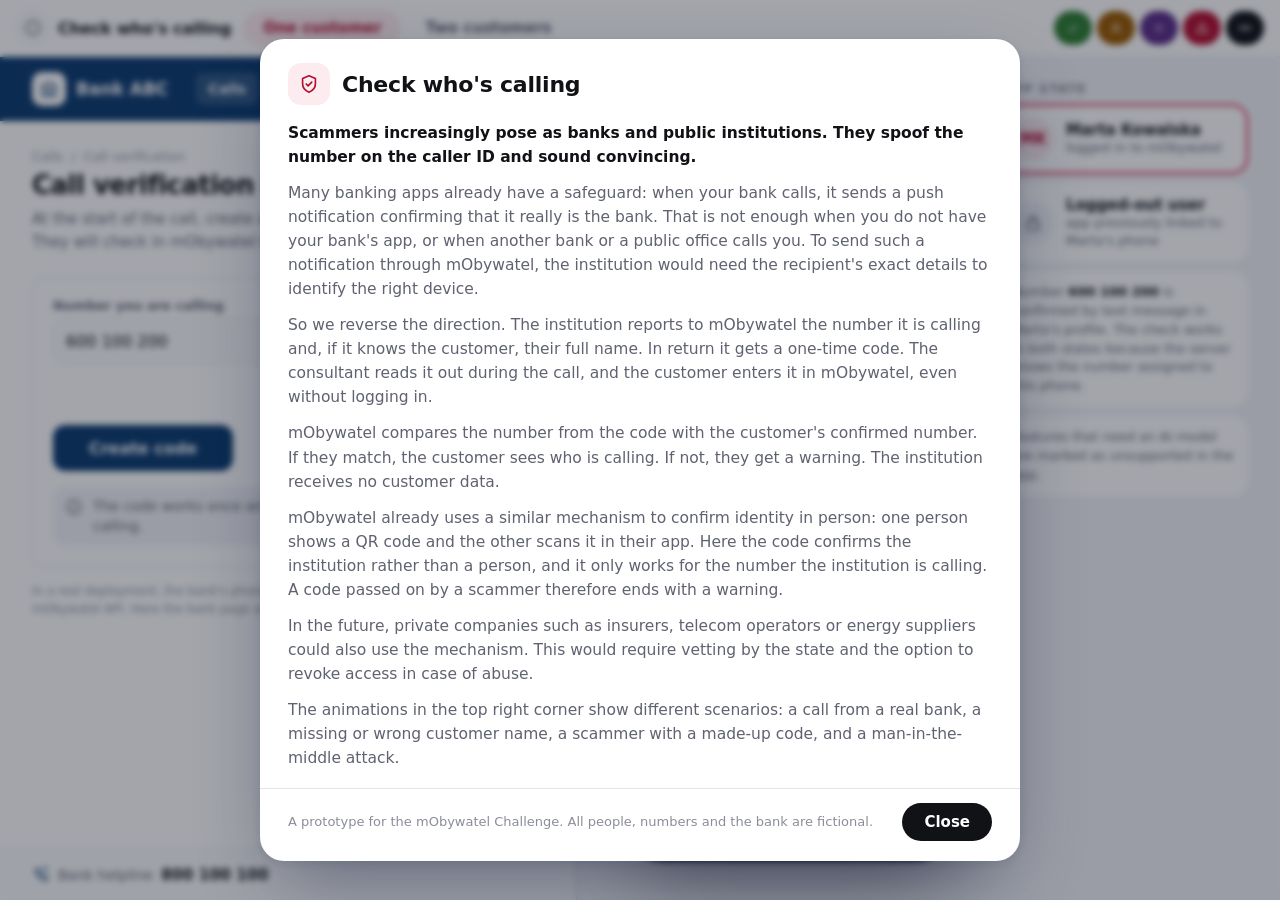
<file: index.html>
<!doctype html>
<html lang="pl">
<head>
<meta charset="utf-8">
<meta name="viewport" content="width=device-width,initial-scale=1">
<title>Sprawdź, kto dzwoni</title>
<meta name="description" content="Prototyp weryfikacji połączeń od banków i instytucji w aplikacji mObywatel.">
<link rel="stylesheet" href="style.css">
<script src="telefon/i18n.js"></script>
</head>
<body>

<header class="topbar">
  <div class="brand">
    <button class="ibtn lg" data-pop="pop-about" aria-label="O prototypie" aria-expanded="false"><svg class="i"><use href="#i-info"/></svg></button>
    <span class="txt">Sprawdź, kto dzwoni</span>
  </div>
  <nav class="tabs" aria-label="Scenariusze">
    <div class="tab on" data-scen="1">
      <button type="button" class="lbl" aria-current="true">Jeden klient</button>
    </div>
    <div class="tab" data-scen="2">
      <button type="button" class="lbl">Dwóch klientów</button>
    </div>
  </nav>
  <div class="animy">
    <button class="anim" id="animBtn" data-rodzaj="bank" title="Pozytywna animacja" aria-label="Pozytywna animacja"><svg class="i"><use href="#i-check"/></svg><span class="txt">Pozytywna animacja</span></button>
    <button class="anim bez" id="animBezBtn" data-rodzaj="beznazwiska" title="Brak nazwiska" aria-label="Brak nazwiska"><svg class="i"><use href="#i-user"/></svg><span class="txt">Brak nazwiska</span></button>
    <button class="anim zle" id="animZleBtn" data-rodzaj="zlenazwisko" title="Błędne nazwisko" aria-label="Błędne nazwisko"><svg class="i"><use href="#i-x"/></svg><span class="txt">Błędne nazwisko</span></button>
    <button class="anim oszust" id="animOszustBtn" data-rodzaj="oszust" title="Animacja oszustwa" aria-label="Animacja oszustwa"><svg class="i"><use href="#i-alert"/></svg><span class="txt">Animacja oszustwa</span></button>
    <button class="anim mitm" id="animMitmBtn" data-rodzaj="mitm" title="Man in the middle" aria-label="Man in the middle"><svg class="i"><use href="#i-mitm"/></svg><span class="txt">Man in the middle</span></button>
  </div>
</header>

<div class="pop-tlo"></div>
<div class="pop" id="pop-about" role="dialog" aria-modal="true" aria-labelledby="popTytul">
  <div class="pop-glowa"><span class="pop-ikona"><svg class="i"><use href="#i-shield"/></svg></span><h3 id="popTytul">Sprawdź, kto dzwoni</h3></div>
  <div class="pop-tresc">
    <p>Oszuści coraz częściej podszywają się pod banki i instytucje publiczne. Podrabiają numer na wyświetlaczu i brzmią wiarygodnie.</p>
    <p>Wiele aplikacji bankowych ma już zabezpieczenie: gdy dzwoni Twój bank, wysyła powiadomienie push, które potwierdza, że to on. To nie wystarcza, gdy nie masz aplikacji swojego banku albo gdy dzwoni do Ciebie inny bank lub urząd. Żeby wysłać takie powiadomienie przez mObywatela, instytucja musiałaby znać dokładne dane odbiorcy, aby poprawnie zidentyfikować urządzenie.</p>
    <p>Dlatego odwracamy kierunek. Instytucja zgłasza do mObywatela numer, pod który dzwoni, a jeśli zna klienta, także jego imię i nazwisko. W zamian dostaje jednorazowy kod. Konsultant podaje go w rozmowie, a klient wpisuje kod w mObywatelu, także bez logowania.</p>
    <p>mObywatel porównuje numer z kodu z potwierdzonym numerem klienta. Gdy się zgadza, klient widzi, kto dzwoni. Gdy nie, dostaje ostrzeżenie. Instytucja nie otrzymuje żadnych danych klienta.</p>
    <p>Podobny mechanizm mObywatel ma już przy potwierdzaniu tożsamości na żywo: jedna osoba pokazuje kod QR, a druga skanuje go w swojej aplikacji. Tutaj kod potwierdza instytucję, a nie osobę, i działa tylko dla numeru, pod który ona dzwoni. Kod przekazany dalej przez oszusta kończy się więc ostrzeżeniem.</p>
    <p>W przyszłości z mechanizmu mogłyby korzystać także prywatne firmy, na przykład ubezpieczyciele, operatorzy czy dostawcy energii. Wymagana byłaby wtedy weryfikacja przez państwo i możliwość odebrania dostępu w razie nadużyć.</p>
    <p>Animacje w prawym górnym rogu ilustrują różne scenariusze: rozmowę z prawdziwym bankiem, brak albo błąd w nazwisku klienta, oszusta z wymyślonym kodem i atak man in the middle.</p>
  </div>
  <div class="pop-stopka"><small>To prototyp na mObywatel Challenge. Osoby, numery i bank są fikcyjne.</small><button type="button" class="pop-zwin">Zwiń</button></div>
</div>

<main class="stage">
  <section class="bankside" aria-label="Strona banku">
    <header class="bhead">
      <div class="blogo"><span class="bmark"><svg class="i"><use href="#i-bank"/></svg></span><b>Bank ABC</b></div>
      <nav class="bnav" aria-hidden="true"><span>Klienci</span><span class="on">Połączenia</span><span>Wnioski</span></nav>
      <div class="buser"><span class="bav">AW</span><span><b>Anna Wiśniewska</b><small>Konsultantka</small></span></div>
    </header>
    <div class="bcontent">
      <p class="crumb">Połączenia <span>/</span> Weryfikacja rozmowy</p>
      <h1>Weryfikacja rozmowy w mObywatelu</h1>
      <p class="intro">Na początku rozmowy z klientem utwórz kod i podaj mu go. Klient sprawdzi w mObywatelu, że dzwoni naprawdę bank.</p>
      <form id="bankForm" class="bform" novalidate>
        <div class="frow">
          <div class="field">
            <label for="num">Numer, pod który dzwonisz</label>
            <input id="num" inputmode="tel" autocomplete="off" value="600 100 200">
            <div class="err" id="numErr"></div>
          </div>
          <div class="field">
            <label for="kto">Imię i nazwisko klienta</label>
            <input id="kto" autocomplete="off" value="Marta Kowalska">
            <div class="hint">Obowiązkowe, jeśli znasz imię i nazwisko klienta. Klient zobaczy tylko, czy się zgadza.</div>
          </div>
        </div>
        <div><button class="btn primary" id="mkBtn" type="submit">Utwórz kod</button></div>
        <div id="codeArea" hidden>
          <div class="codebox" id="codebox">
            <div class="k">Kod do podania klientowi</div>
            <div class="code" id="codeTxt">000 000</div>
            <div class="timer" id="timer">Ważny jeszcze 2:00</div>
          </div>
        </div>
        <div class="status" id="bankStatus"><svg class="i"><use href="#i-info"/></svg><span>Kod działa raz i tylko dla numeru, pod który dzwonisz.</span></div>
      </form>
      <p class="note">W prawdziwym wdrożeniu kod tworzy system telefoniczny banku przez API mObywatela. Tutaj strona banku i telefon działają w jednym oknie.</p>
    </div>
    <footer class="bfoot"><svg class="i"><use href="#i-phone"/></svg><span>Infolinia banku</span><b id="bankInfolinia">800 100 100</b></footer>
  </section>

  <section class="phoneside">
  <section class="col tel" aria-label="Telefon Marty">
    <p class="label" id="telLabel">Telefon Marty · 600 100 200</p>
    <div class="phone-wrap">
      <div class="phone">
        <div class="island"></div>
        <div class="sbar"><span class="clock">11:20</span><span class="ic"><svg class="i"><use href="#i-signal"/></svg><svg class="i"><use href="#i-wifi"/></svg><svg class="i" style="width:1.6em"><use href="#i-batt"/></svg></span></div>
        <iframe id="telefon" class="tel-frame" src="telefon/index.html?osoba=marta&amp;uklad=stos" title="Aplikacja mObywatel na telefonie Marty" allow="camera; microphone"></iframe>
        <div class="homebar"></div>
      </div>
    </div>
  </section>

  <section class="col tel tylko2" aria-label="Telefon Kacpra" hidden>
    <p class="label" id="telLabel2">Telefon Kacpra · 700 100 200</p>
    <div class="phone-wrap">
      <div class="phone">
        <div class="island"></div>
        <div class="sbar"><span class="clock">11:20</span><span class="ic"><svg class="i"><use href="#i-signal"/></svg><svg class="i"><use href="#i-wifi"/></svg><svg class="i" style="width:1.6em"><use href="#i-batt"/></svg></span></div>
        <iframe id="telefon2" class="tel-frame" data-src="telefon/index.html?osoba=kacper&amp;uklad=stos" title="Aplikacja mObywatel na telefonie Kacpra" allow="camera; microphone"></iframe>
        <div class="homebar"></div>
      </div>
    </div>
  </section>

  <section class="col who tylko1" aria-label="Stan aplikacji">
    <p class="label">Stan aplikacji</p>
    <button class="opt" data-mode="in"><span class="av" id="whoAv">MK</span><span><b id="whoName">Marta Kowalska</b><small id="whoIn">zalogowana w mObywatelu</small></span></button>
    <button class="opt" data-mode="out"><span class="av lock"><svg class="i"><use href="#i-lock"/></svg></span><span><b>Niezalogowany użytkownik</b><small id="whoOut">aplikacja wcześniej połączona z telefonem Marty</small></span></button>
    <div class="whocard" id="whoCard">Numer <b>600 100 200</b> jest potwierdzony SMS-em w profilu Marty. Sprawdzenie działa w obu stanach, bo serwer zna numer przypisany do tego telefonu.</div>
    <div class="whocard">Funkcje wymagające modelu AI są oznaczone w aplikacji jako niewspierane.</div>
  </section>
  </section>
</main>

<div class="toast" id="toast" role="status"></div>

<svg width="0" height="0" style="position:absolute" aria-hidden="true">
  <symbol id="i-info" viewBox="0 0 24 24"><circle cx="12" cy="12" r="9"/><path d="M12 11v5M12 8h.01"/></symbol>
  <symbol id="i-play" viewBox="0 0 24 24"><path d="M8 5.5v13l10-6.5z"/></symbol>
  <symbol id="i-bank" viewBox="0 0 24 24"><path d="M3 9.5 12 4l9 5.5M5 10v8M9.5 10v8M14.5 10v8M19 10v8M3.5 20h17"/></symbol>
  <symbol id="i-lock" viewBox="0 0 24 24"><rect x="5" y="10.5" width="14" height="10" rx="2.5"/><path d="M8 10.5V8a4 4 0 0 1 8 0v2.5"/></symbol>
  <symbol id="i-signal" viewBox="0 0 24 24"><path d="M4 18v-2M9 18v-5M14 18v-8M19 18V6" stroke-width="2.6"/></symbol>
  <symbol id="i-wifi" viewBox="0 0 24 24"><path d="M3.5 9.5a12 12 0 0 1 17 0M6.5 12.8a7.5 7.5 0 0 1 11 0M9.5 16a3 3 0 0 1 5 0" stroke-width="2.2"/><circle cx="12" cy="19" r=".8" fill="currentColor"/></symbol>
  <symbol id="i-batt" viewBox="0 0 30 24"><rect x="2" y="6" width="22" height="12" rx="3.5"/><rect x="4.5" y="8.5" width="17" height="7" rx="1.5" fill="currentColor" stroke="none"/><path d="M27 10.5v3"/></symbol>
  <symbol id="i-shield" viewBox="0 0 24 24"><path d="M12 3 5 6v5.5c0 4.3 3 8 7 9.5 4-1.5 7-5.2 7-9.5V6z"/><path d="m9 12 2 2 4-4"/></symbol>
  <symbol id="i-phone" viewBox="0 0 24 24"><path d="M6.5 3.5h3l1.5 4-2 1.5a11 11 0 0 0 6 6l1.5-2 4 1.5v3a2 2 0 0 1-2 2A16.5 16.5 0 0 1 4.5 5.5a2 2 0 0 1 2-2z"/><path d="m15 4 2 2 4-4"/></symbol>
  <symbol id="i-face" viewBox="0 0 24 24"><path d="M4 8V6a2 2 0 0 1 2-2h2M16 4h2a2 2 0 0 1 2 2v2M20 16v2a2 2 0 0 1-2 2h-2M8 20H6a2 2 0 0 1-2-2v-2M9 9v1.5M15 9v1.5M12 9v4h-1M9.5 16a3.5 3.5 0 0 0 5 0"/></symbol>
  <symbol id="i-eye" viewBox="0 0 24 24"><path d="M2.5 12S6 5.5 12 5.5 21.5 12 21.5 12 18 18.5 12 18.5 2.5 12 2.5 12z"/><circle cx="12" cy="12" r="3"/></symbol>
  <symbol id="i-x" viewBox="0 0 24 24"><path d="M6 6l12 12M18 6 6 18"/></symbol>
  <symbol id="i-bs" viewBox="0 0 24 24"><path d="M9 5h10a2 2 0 0 1 2 2v10a2 2 0 0 1-2 2H9l-6-7z"/><path d="m11.5 9.5 5 5M16.5 9.5l-5 5"/></symbol>
  <symbol id="i-check" viewBox="0 0 24 24"><path d="m5 12.5 4.5 4.5L19 7.5"/></symbol>
  <symbol id="i-alert" viewBox="0 0 24 24"><path d="M12 4 2.5 20h19z"/><path d="M12 10v4.5M12 17.5h.01"/></symbol>
  <symbol id="i-mitm" viewBox="0 0 24 24"><circle cx="12" cy="12" r="3"/><path d="M2.5 12h6M15.5 12h6M5 9.5 2.5 12 5 14.5M19 9.5l2.5 2.5-2.5 2.5"/></symbol>
  <symbol id="i-user" viewBox="0 0 24 24"><circle cx="12" cy="8.5" r="3.5"/><path d="M5 20c.8-3.5 3.6-5.5 7-5.5s6.2 2 7 5.5"/></symbol>
  <symbol id="i-chev" viewBox="0 0 24 24"><path d="m9 6 6 6-6 6"/></symbol>
  <symbol id="i-home" viewBox="0 0 24 24"><path d="M4 10.5 12 4l8 6.5V20h-5v-5h-6v5H4z"/></symbol>
  <symbol id="i-docs" viewBox="0 0 24 24"><rect x="4" y="6" width="13" height="14" rx="2"/><path d="M8 3h10a2 2 0 0 1 2 2v12"/></symbol>
  <symbol id="i-grid" viewBox="0 0 24 24"><rect x="4" y="4" width="6.5" height="6.5" rx="1.5"/><rect x="13.5" y="4" width="6.5" height="6.5" rx="1.5"/><rect x="4" y="13.5" width="6.5" height="6.5" rx="1.5"/><rect x="13.5" y="13.5" width="6.5" height="6.5" rx="1.5"/></symbol>
  <symbol id="i-qr" viewBox="0 0 24 24"><rect x="4" y="4" width="6" height="6" rx="1"/><rect x="14" y="4" width="6" height="6" rx="1"/><rect x="4" y="14" width="6" height="6" rx="1"/><path d="M14 14h2v2h-2zM18 18h2v2h-2zM14 18h2M18 14h2"/></symbol>
  <symbol id="i-dots" viewBox="0 0 24 24"><path d="M6 12h.01M12 12h.01M18 12h.01" stroke-width="3"/></symbol>
  <symbol id="i-down" viewBox="0 0 24 24"><path d="m6.5 9.5 5.5 5.5 5.5-5.5"/></symbol>
  <symbol id="i-scan" viewBox="0 0 24 24"><path d="M3.5 8V6a2.5 2.5 0 0 1 2.5-2.5h2M16 3.5h2A2.5 2.5 0 0 1 20.5 6v2M20.5 16v2a2.5 2.5 0 0 1-2.5 2.5h-2M8 20.5H6A2.5 2.5 0 0 1 3.5 18v-2M7.5 12h9"/></symbol>
  <symbol id="i-mail" viewBox="0 0 24 24"><rect x="3.5" y="5.5" width="17" height="13" rx="2.5"/><path d="m4 7 8 6 8-6"/></symbol>
  <symbol id="i-mic" viewBox="0 0 24 24"><rect x="9" y="3.5" width="6" height="11" rx="3"/><path d="M5.5 11.5a6.5 6.5 0 0 0 13 0M12 18v2.5"/></symbol>
  <symbol id="i-up" viewBox="0 0 24 24"><path d="M12 18.5v-13M6.5 11 12 5.5l5.5 5.5"/></symbol>
  <symbol id="i-family" viewBox="0 0 24 24"><circle cx="8" cy="7" r="2.5"/><circle cx="16" cy="7" r="2.5"/><circle cx="12" cy="12.5" r="2"/><path d="M3.5 19c.4-3.4 2.2-5.5 4.5-5.5M20.5 19c-.4-3.4-2.2-5.5-4.5-5.5M8.5 20c.4-2.2 1.8-3.5 3.5-3.5s3.1 1.3 3.5 3.5"/></symbol>
  <symbol id="i-bell" viewBox="0 0 24 24"><path d="M6 16V11a6 6 0 0 1 12 0v5l1.5 2h-15z"/><path d="M10 20.5a2 2 0 0 0 4 0"/></symbol>
</svg>

<script src="jezyk.js"></script>
<script src="app.js"></script>
<script src="anim.js"></script>
</body>
</html>
</file>
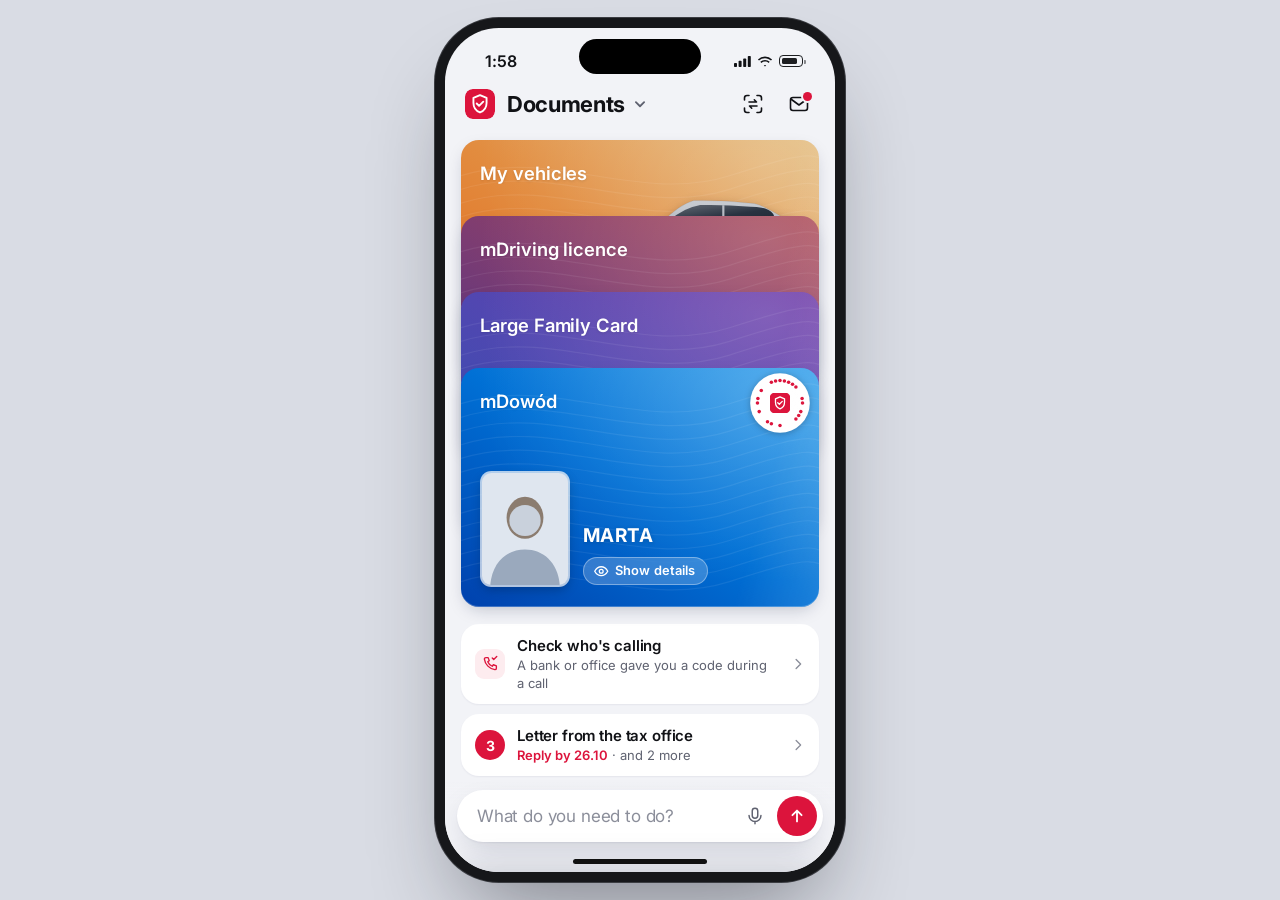
<file: telefon/index.html>
<!doctype html>
<html lang="pl">
<head>
<meta charset="utf-8">
<script src="api-lokalne.js"></script>
<script src="i18n.js?v=6"></script>
<meta name="viewport" content="width=device-width, initial-scale=1, viewport-fit=cover, interactive-widget=resizes-content">
<meta name="theme-color" content="#f2f3f7">
<meta name="apple-mobile-web-app-capable" content="yes">
<title>mObywatel</title>
<link rel="icon" href="assets/icon-mobywatel.svg">
<link rel="preconnect" href="https://fonts.googleapis.com">
<link rel="preconnect" href="https://fonts.gstatic.com" crossorigin>
<link href="https://fonts.googleapis.com/css2?family=Inter:wght@400;500;600;700&display=swap" rel="stylesheet">
<link rel="stylesheet" href="style.css?v=22">
<link rel="stylesheet" href="weryfikacja.css">
</head>
<body>
<div class="phone" id="app">
  <div class="island"></div>
  <div class="status"><span id="clock">20:10</span><span class="sig"><svg width="17" height="11" viewBox="0 0 17 11" fill="currentColor"><rect x="0" y="7" width="3" height="4" rx=".8"/><rect x="4.6" y="4.8" width="3" height="6.2" rx=".8"/><rect x="9.2" y="2.4" width="3" height="8.6" rx=".8"/><rect x="13.8" y="0" width="3" height="11" rx=".8"/></svg><svg width="16" height="11" viewBox="0 0 16 11" fill="currentColor"><path d="M8 2.2c2.3 0 4.4.9 6 2.4l1.1-1.2A10.3 10.3 0 0 0 8 .5 10.3 10.3 0 0 0 .9 3.4L2 4.6a8.6 8.6 0 0 1 6-2.4Zm0 3.4c1.4 0 2.6.5 3.6 1.4l1.1-1.2A6.9 6.9 0 0 0 8 3.9a6.9 6.9 0 0 0-4.7 1.9L4.4 7A5.2 5.2 0 0 1 8 5.6Zm0 3.3a1.6 1.6 0 0 1 1.2.5L8 10.6 6.8 9.4A1.6 1.6 0 0 1 8 8.9Z"/></svg><i class="bat"></i></span></div>

  <header class="top" id="top">
    <button class="home" id="homeBtn" aria-label="Ekran główny"><img class="emblem" src="assets/icon-mobywatel.svg" alt=""></button>
    <span class="sp"></span>
    <button class="ico chatonly" id="histBtn" aria-label="Historia rozmów" aria-haspopup="true" aria-expanded="false" aria-controls="hmenu"><svg viewBox="0 0 24 24" fill="none" stroke="currentColor" stroke-width="1.6" stroke-linecap="round" stroke-linejoin="round"><path d="M4.2 12a7.8 7.8 0 1 0 2.3-5.5"/><path d="M4 4.6v3.6h3.6"/><path d="M12 8.2V12l2.7 1.7"/></svg><span class="hc" id="histCount" hidden></span></button>
    <button class="ico chatonly" id="newBtn" aria-label="Nowa rozmowa"><svg viewBox="0 0 24 24" fill="none" stroke="currentColor" stroke-width="1.6" stroke-linecap="round" stroke-linejoin="round"><path d="M11.5 4.5h-5a2 2 0 0 0-2 2v11a2 2 0 0 0 2 2h11a2 2 0 0 0 2-2v-5"/><path d="M17.7 3.8a1.9 1.9 0 0 1 2.7 2.7l-7.6 7.6-3.4.7.7-3.4z"/></svg></button>
    <button class="ico" id="qrBtn" aria-label="Potwierdź swoje dane: zeskanuj znak mObywatela odbiorcy"><svg viewBox="0 0 24 24" fill="none" stroke="currentColor" stroke-width="1.6" stroke-linecap="round" stroke-linejoin="round"><path d="M3.5 8V6a2.5 2.5 0 0 1 2.5-2.5h2M16 3.5h2A2.5 2.5 0 0 1 20.5 6v2M20.5 16v2a2.5 2.5 0 0 1-2.5 2.5h-2M8 20.5H6A2.5 2.5 0 0 1 3.5 18v-2"/><path d="M8 10h7.5l-2.2-2.2M16 14H8.5l2.2 2.2"/></svg></button>
    <button class="ico" id="mailBtn" aria-label="Skrzynka, 1 nowa wiadomość"><svg viewBox="0 0 24 24" fill="none" stroke="currentColor" stroke-width="1.6" stroke-linecap="round" stroke-linejoin="round"><rect x="3.5" y="5.5" width="17" height="13" rx="2.5"/><path d="m4.5 7.5 7.5 5.5 7.5-5.5"/></svg><span class="dot"></span></button>
    <button class="ico" id="bellBtn" aria-label="Powiadomienia"><svg viewBox="0 0 24 24" fill="none" stroke="currentColor" stroke-width="1.6" stroke-linecap="round" stroke-linejoin="round"><path d="M6.5 16.5V11a5.5 5.5 0 0 1 11 0v5.5l1.5 1.5H5zM10 20.5a2 2 0 0 0 4 0"/></svg></button>
  </header>

  <button class="title" id="title" aria-haspopup="true" aria-expanded="false" aria-controls="lmenu">Dokumenty<svg viewBox="0 0 24 24" fill="none" stroke="currentColor" stroke-width="2.4" stroke-linecap="round" stroke-linejoin="round"><path d="m6.5 9.5 5.5 5.5 5.5-5.5"/></svg></button>
  <div class="lmenu" id="lmenu"><div class="scrim"></div><div class="panel" role="menu" aria-label="Układ dokumentów i osoba"><div class="mh">Układ dokumentów</div><div class="ml"></div><div class="mh">Osoba w pokazie</div><div class="mo"></div></div></div>

  <div class="hmenu" id="hmenu"><div class="scrim"></div><div class="panel" role="dialog" aria-label="Historia rozmów"><div class="hh"><span>Rozmowy</span><button id="hnew" type="button">+ Nowa rozmowa</button></div><div class="hl" id="hlist" data-t="0"></div></div></div>

  <div class="stackwrap" id="stackwrap"><div class="stack" id="stack"></div></div>
  <div class="alt" id="alt"></div>

  <section class="reminders" id="reminders" aria-label="Przypomnienia">
    <div class="tiles" id="tiles"></div>
  </section>

  <section class="chat" id="chat" aria-live="polite">
    <div class="msgs" id="msgs"></div>
  </section>

  <section class="voice" id="voice" aria-label="Rozmowa głosowa" data-vs="idle">
    <div class="vstage" id="vstage"></div>
    <div class="vfoot">
      <p class="vheard" id="vheard"></p>
      <p class="vstate" id="vstate">Dotknij, aby mówić</p>
      <button type="button" class="vmic" id="vmic" aria-label="Mów"><span class="ring"></span><span class="ring r2"></span><svg viewBox="0 0 24 24" fill="none" stroke="currentColor" stroke-width="1.8" stroke-linecap="round"><rect x="9" y="3.5" width="6" height="11" rx="3"/><path d="M5.5 11.5a6.5 6.5 0 0 0 13 0M12 18v2.5"/></svg></button>
      <button type="button" class="vkbd" id="vkbd"><svg viewBox="0 0 24 24" fill="none" stroke="currentColor" stroke-width="1.6" stroke-linecap="round" stroke-linejoin="round"><rect x="2.5" y="6" width="19" height="12" rx="2.5"/><path d="M6 10h.01M9.3 10h.01M12.6 10h.01M15.9 10h.01M18 10h.01M6 13.5h.01M18 13.5h.01M9 14h6"/></svg>Pisz zamiast mówić</button>
    </div>
  </section>

  <form class="composer" id="composer" autocomplete="off">
    <div class="bar">
      <button type="button" class="ib" id="cam" aria-label="Zrób zdjęcie dokumentu"><svg viewBox="0 0 24 24" fill="none" stroke="currentColor" stroke-width="1.6" stroke-linecap="round" stroke-linejoin="round"><path d="M4 8.5h3l1.8-2.5h6.4L17 8.5h3V19H4z"/><circle cx="12" cy="13.5" r="3.4"/></svg></button>
      <input id="prompt" placeholder="Co chcesz załatwić?" enterkeyhint="send" aria-label="Wiadomość">
      <button type="button" class="ib mic" id="mic" aria-label="Powiedz"><svg viewBox="0 0 24 24" fill="none" stroke="currentColor" stroke-width="1.6" stroke-linecap="round"><rect x="9" y="3.5" width="6" height="11" rx="3"/><path d="M5.5 11.5a6.5 6.5 0 0 0 13 0M12 18v2.5"/></svg></button>
      <button type="submit" class="send" aria-label="Wyślij"><svg viewBox="0 0 24 24" fill="none" stroke="currentColor" stroke-width="2.2" stroke-linecap="round" stroke-linejoin="round"><path d="M12 18.5v-13M6.5 11 12 5.5l5.5 5.5"/></svg></button>
    </div>
  </form>

  <div class="todo" id="todo" aria-hidden="true"><div class="scrim"></div>
    <div class="tpanel" role="dialog" aria-modal="true" aria-labelledby="todoH">
      <div class="grab"></div>
      <div class="th"><h2 id="todoH">Do załatwienia</h2><button class="tx-close" id="todoClose" aria-label="Zamknij"><svg viewBox="0 0 24 24" fill="none" stroke="currentColor" stroke-width="2" stroke-linecap="round"><path d="M6.5 6.5l11 11M17.5 6.5l-11 11"/></svg></button></div>
      <div class="tl"></div>
      <button class="task" id="todoAsk">Zapytaj asystenta o wszystkie sprawy</button>
    </div>
  </div>
  <div class="sheet" id="detail" role="dialog" aria-modal="true"></div>
  <div class="auth" id="faceid" aria-hidden="true"><div class="box">
    <svg class="face" viewBox="0 0 48 48" fill="none" stroke="currentColor" stroke-width="2.4" stroke-linecap="round"><path d="M6 15V10a4 4 0 0 1 4-4h5M33 6h5a4 4 0 0 1 4 4v5M42 33v5a4 4 0 0 1-4 4h-5M15 42h-5a4 4 0 0 1-4-4v-5M17 18v3M31 18v3M24 18v8h-2M18 32s2.4 2.6 6 2.6 6-2.6 6-2.6"/></svg>
    <svg class="ok" viewBox="0 0 48 48" fill="none" stroke="currentColor" stroke-width="2.6" stroke-linecap="round" stroke-linejoin="round"><circle cx="24" cy="24" r="18"/><path d="m16 24.5 5.5 5.5L32 19"/></svg>
    <span>Face ID</span>
  </div></div>
  <div class="homebar"></div>
</div>
<script src="osoby.js?v=21"></script>
<script src="sylwetki.js?v=19"></script>
<script src="core.js?v=21"></script>
<script src="variants.js?v=20"></script>
<script src="scenarios.js?v=23"></script>
<script src="agent.js?v=25"></script>
<script src="znak-kod.js?v=19"></script>
<script src="znak.js?v=21"></script>
<script src="weryfikacja.js"></script>
</body>
</html>
</file>
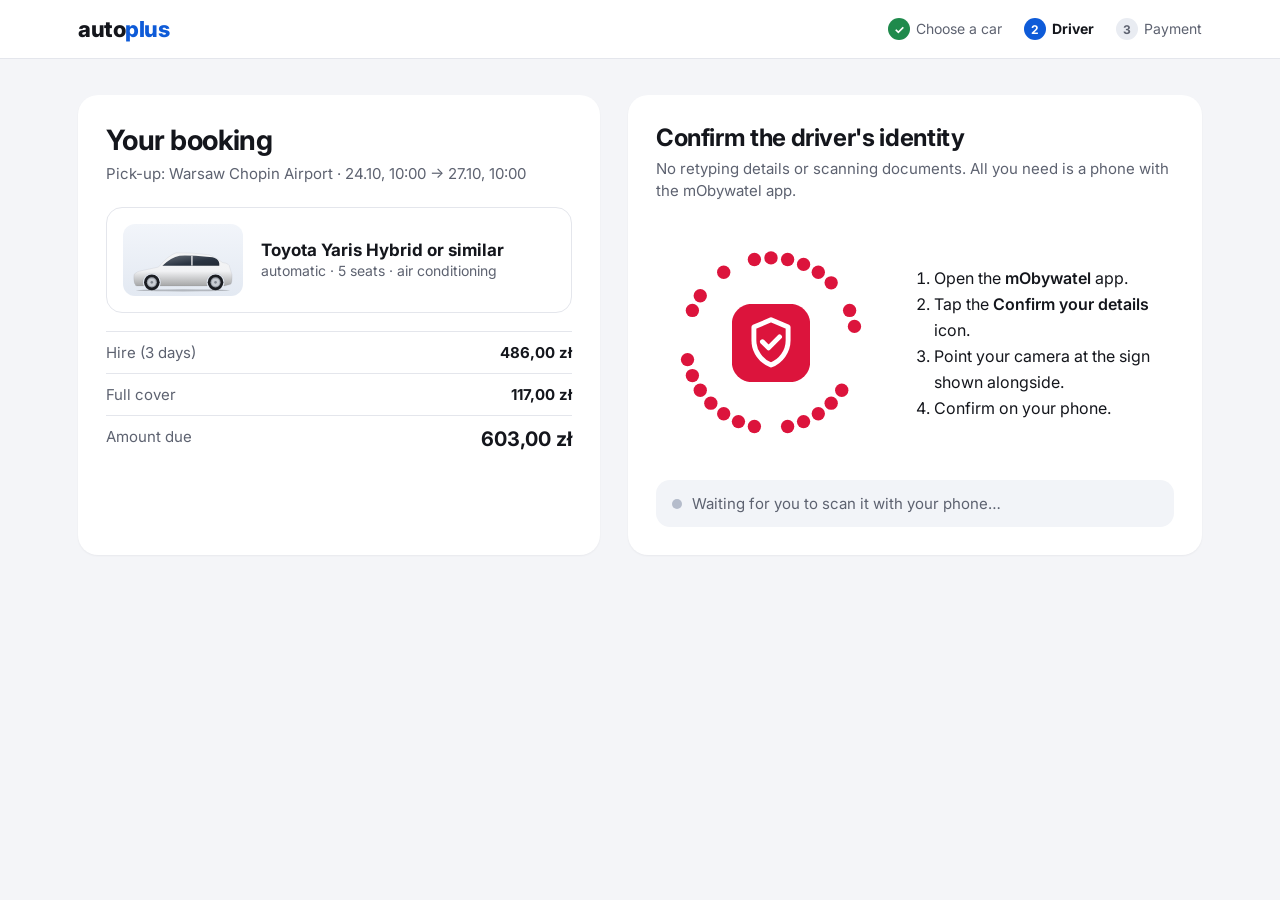
<file: telefon/komputer.html>
<!doctype html>
<html lang="pl">
<head>
<meta charset="utf-8">
<script src="api-lokalne.js"></script>
<script src="i18n.js?v=6"></script>
<meta name="viewport" content="width=device-width, initial-scale=1, viewport-fit=cover">
<meta name="theme-color" content="#ffffff">
<title>Autoplus: rezerwacja</title>
<link rel="icon" href="assets/icon-mobywatel.svg">
<link href="https://fonts.googleapis.com/css2?family=Inter:wght@400;500;600;700;800&display=swap" rel="stylesheet">
<style>
:root{--ink:#14161c;--ink2:#5d6270;--line:#e4e6ec;--bg:#f4f5f8;--brand:#0e5bd8;--red:#dc143c;--ok:#1f8a4c}
*{box-sizing:border-box}
body{margin:0;background:var(--bg);color:var(--ink);font-family:"Inter",-apple-system,system-ui,sans-serif;-webkit-font-smoothing:antialiased}
.nav{background:#fff;border-bottom:1px solid var(--line)}
.nav .in{max-width:1180px;margin:0 auto;padding:16px 28px;display:flex;align-items:center;gap:28px}
.brand{font-weight:800;font-size:22px;letter-spacing:-.02em}.brand span{color:var(--brand)}
.steps{display:flex;gap:22px;font-size:14px;color:var(--ink2);margin-left:auto}
.steps em{font-style:normal}.steps b{color:var(--ink)}.steps i{font-style:normal;display:inline-grid;place-items:center;width:22px;height:22px;border-radius:50%;background:#e9ecf2;margin-right:6px;font-size:12px;font-weight:700}
.steps .done i{background:var(--ok);color:#fff}.steps .cur i{background:var(--brand);color:#fff}
.wrap{max-width:1180px;margin:0 auto;padding:36px 28px 60px;display:grid;grid-template-columns:1fr 1.1fr;gap:28px}
@media (max-width:900px){.wrap{grid-template-columns:1fr}}
.box{background:#fff;border-radius:20px;padding:28px;box-shadow:0 1px 2px rgba(20,25,40,.05)}
h1{margin:0 0 6px;font-size:28px;letter-spacing:-.02em}
.muted{color:var(--ink2);font-size:15px;line-height:22px;margin:0}
.car{display:flex;gap:18px;align-items:center;margin:22px 0 18px;padding:16px;border:1px solid var(--line);border-radius:16px}
.car .img{flex:none;width:120px;height:72px;border-radius:12px;background:linear-gradient(180deg,#f2f5fa,#e3e9f2);display:flex;align-items:flex-end;justify-content:center;padding:6px 8px 4px}.car .img svg{width:100%;height:100%}
.car b{display:block;font-size:17px}.car small{color:var(--ink2);font-size:14px}
.row{display:flex;justify-content:space-between;padding:11px 0;border-top:1px solid var(--line);font-size:15px}.row span{color:var(--ink2)}
.total{font-size:20px;font-weight:700}
.id h2{margin:0 0 6px;font-size:24px;letter-spacing:-.015em}
.sign{display:flex;gap:28px;align-items:center;margin:26px 0 8px}
.ring{flex:none;width:230px;height:230px}
.ring svg{display:block;width:100%;height:100%}
.how ol{margin:0;padding-left:20px;font-size:16px;line-height:26px}
.how li b{font-weight:600}
.state{display:flex;align-items:center;gap:10px;margin-top:22px;padding:14px 16px;border-radius:14px;background:#f2f4f8;font-size:15px;color:var(--ink2)}
.state i{width:10px;height:10px;border-radius:50%;background:#b5bccb}
.state.tel{background:#fff6e5;color:#8a5a00}.state.tel i{background:#f0a400;animation:pulse 1s infinite}
.state.no{background:#fdecef;color:#a3122f}.state.no i{background:var(--red)}
@keyframes pulse{50%{transform:scale(1.5)}}
.okhead{display:flex;align-items:center;gap:10px;background:#e7f6ec;color:var(--ok);border-radius:14px;padding:12px 16px;font-weight:600;margin-bottom:18px}
.okhead small{margin-left:auto;font-weight:500;opacity:.85}
.person{display:flex;gap:20px;align-items:flex-start}
.ph{flex:none;width:110px;height:142px;border-radius:12px;background:#e9eef5 50% 30%/cover no-repeat;box-shadow:0 0 0 1px var(--line)}
.dl{flex:1}
.btn{margin-top:22px;display:inline-block;background:var(--brand);color:#fff;font:inherit;font-weight:600;font-size:16px;border:0;border-radius:12px;padding:14px 22px;cursor:pointer}
.link{margin-left:14px;background:none;border:0;color:var(--ink2);font:inherit;font-size:14px;text-decoration:underline;cursor:pointer}
.hidden{display:none}
.mb{display:none}
.ring{max-width:100%}
.dl .row b{text-align:right}
@media (max-width:640px){
 .nav .in{padding:12px 16px;gap:12px}
 .brand{font-size:20px}
 .steps{gap:10px;font-size:13px}
 .steps em{display:none}
 .dt{display:none}.mb{display:inline}
 .steps i{margin-right:4px}
 .wrap{padding:14px 12px calc(28px + env(safe-area-inset-bottom));gap:12px}
 .id{order:-1}
 .box{padding:18px 16px;border-radius:18px}
 h1{font-size:20px}.id h2{font-size:21px;line-height:26px}
 .muted{font-size:14.5px;line-height:21px}
 .sign{flex-direction:column;gap:16px;margin:18px 0 4px}
 .ring{width:min(70vw,260px);height:auto;aspect-ratio:1}
 .how{align-self:stretch}.how ol{font-size:15.5px;line-height:24px;background:#f6f7fa;border-radius:14px;padding:12px 14px 12px 34px}
 .state{margin-top:16px;font-size:14.5px;padding:12px 14px}
 .state span{flex:1}
 .car{gap:14px;margin:16px 0 12px;padding:12px}
 .car .img{width:96px;height:58px}
 .car b{font-size:15.5px}.car small{font-size:13px}
 .row{font-size:14.5px;padding:10px 0}
 .total{font-size:18px}
 .okhead{flex-wrap:wrap;gap:4px 10px;font-size:15px}
 .okhead small{margin-left:0;flex-basis:100%}
 .person{gap:14px}
 .ph{width:84px;height:108px}
 .dl .row{flex-direction:column;gap:1px;padding:8px 0}
 .dl .row:first-child{border-top:0;padding-top:0}
 .dl .row b{text-align:left;font-size:15px}
 .dl .row span{font-size:13px}
 .btn{width:100%;margin-top:18px;padding:15px}
 .link{display:block;margin:12px auto 0}
}
</style>
</head>
<body>
<div class="nav"><div class="in"><div class="brand" data-t="0" translate="no">auto<span>plus</span></div><div class="steps" aria-label="Krok 2 z 3: kierowca"><span class="done"><i>✓</i><em>Wybór auta</em></span><span class="cur"><i>2</i><b>Kierowca</b></span><span><i>3</i><em>Płatność</em></span></div></div></div>
<div class="wrap">
 <div class="box">
  <h1>Twoja rezerwacja</h1><p class="muted">Odbiór: Warszawa, Lotnisko Chopina · 24.10, 10:00 → 27.10, 10:00</p>
  <div class="car"><div class="img" id="carimg"></div><div><b>Toyota Yaris Hybrid lub podobny</b><small>automat · 5 miejsc · klimatyzacja</small></div></div>
  <div class="row"><span>Wynajem (3 doby)</span><b>486,00 zł</b></div>
  <div class="row"><span>Ubezpieczenie pełne</span><b>117,00 zł</b></div>
  <div class="row"><span>Do zapłaty</span><b class="total">603,00 zł</b></div>
 </div>
 <div class="box id" id="krok">
  <h2>Potwierdź tożsamość kierowcy</h2>
  <p class="muted">Bez przepisywania danych i skanów dokumentów. Wystarczy telefon z aplikacją mObywatel.</p>
  <div class="sign"><div class="ring" id="ring"></div>
   <div class="how"><ol><li data-h>Otwórz aplikację <b>mObywatel</b>.</li><li data-h>Dotknij ikony <b>Potwierdź swoje dane</b>.</li><li data-h>Nakieruj aparat na znak <span class="dt">obok</span><span class="mb">powyżej</span>.</li><li>Potwierdź na telefonie.</li></ol></div></div>
  <div class="state" id="state"><i></i><span>Czekam na zeskanowanie znaku telefonem…</span></div>
 </div>
 <div class="box id hidden" id="wynik">
  <div class="okhead">✓ Tożsamość potwierdzona przez mObywatel<small id="godz"></small></div>
  <div class="person"><div class="ph" id="foto"></div><div class="dl" id="dl"></div></div>
  <button class="btn">Przejdź do płatności</button><button class="link" id="reset">Zacznij od nowa</button>
 </div>
</div>
<script src="znak-kod.js?v=13"></script>
<script src="sylwetki.js?v=16"></script>
<script>
const DEV='web'+Math.random().toString(36).slice(2,10);
const KTO='Autoplus Wypożyczalnia Samochodów';
const ZAKRES=[['Zdjęcie','foto'],['Imię i nazwisko','imie_nazwisko'],['Data urodzenia','data_urodzenia'],['PESEL','pesel'],['Numer dowodu','nr_dowodu'],['Prawo jazdy','prawo_jazdy']];
let TOKEN=0,done=false;
try{document.getElementById('carimg').innerHTML=SYLWETKI.svg('Toyota Yaris','biały')}catch(e){}
function nowy(){TOKEN=Math.floor(Math.random()*65536);document.getElementById('ring').innerHTML=ZNAK.svg(TOKEN)}
nowy();setInterval(()=>{if(!done)nowy()},30000);
const st=document.getElementById('state');
function setState(c,t){st.className='state '+c;st.querySelector('span').textContent=t}
async function beat(){
 if(done)return;
 try{const r=await fetch('/api/znak/beat',{method:'POST',headers:{'Content-Type':'application/json'},body:JSON.stringify({dev:DEV,token:TOKEN,kind:'web',kto:KTO,cel:'tozsamosc',zakres:ZAKRES})});const j=await r.json();
  if(j.zmien)nowy();
  for(const d of j.otrzymane||[]){if(d.ok&&d.dane){pokaz(d.dane);return}setState('no','Przekazanie danych zostało odrzucone na telefonie. Możesz spróbować ponownie.');setTimeout(()=>{if(st.classList.contains('no'))setState('','Czekam na zeskanowanie znaku telefonem…')},6000);return}
  if(j.skanuje)setState('tel','Znak zeskanowany. Potwierdź przekazanie danych na telefonie.');
  else if(!st.classList.contains('no'))setState('','Czekam na zeskanowanie znaku telefonem…');
 }catch(e){}
}
setInterval(beat,1000);beat();
function pokaz(d){
 done=true;
 const rows=(d.rows||[]).filter(r=>r[1]!=='foto');
 const f=document.getElementById('foto');f.style.display=(d.rows||[]).some(r=>r[1]==='foto')?'':'none';f.style.backgroundImage='url(assets/foto-'+(/^[a-z]+$/.test(d.foto||'')?d.foto:'marta')+'.svg)';
 const E=x=>String(x==null?'':x).replace(/[&<>"]/g,c=>({'&':'&amp;','<':'&lt;','>':'&gt;','"':'&quot;'}[c]));
 document.getElementById('dl').innerHTML=rows.map(([k,v])=>`<div class="row"><span>${E(k)}</span><b>${E(v)}</b></div>`).join('');
 document.getElementById('godz').textContent='godz. '+new Date().toLocaleTimeString('pl-PL',{hour:'2-digit',minute:'2-digit'});
 document.getElementById('krok').classList.add('hidden');document.getElementById('wynik').classList.remove('hidden');
}
document.getElementById('reset').onclick=()=>{done=false;nowy();document.getElementById('wynik').classList.add('hidden');document.getElementById('krok').classList.remove('hidden');setState('','Czekam na zeskanowanie znaku telefonem…');beat()};
</script>
</body>
</html>
</file>
<file: style.css>
:root{
  --bg:#f2f3f7;--surface:#fff;--ink:#111216;--ink2:#5f6270;--ink3:#8b8e9a;--hair:#e3e5eb;
  --red:#dc143c;--red-dark:#b30f30;--red-wash:#fdecef;
  --ok:#2e7d32;--ok-wash:#e9f5ea;--warn:#9a5a00;--warn-wash:#fff3df;
  --blue:#1f5fbf;--blue-wash:#e8f0fc;
  --ease:cubic-bezier(.22,.9,.24,1);
  --sans:-apple-system,BlinkMacSystemFont,"SF Pro Text","Inter",system-ui,sans-serif;
  --shadow:0 1px 2px rgba(15,25,60,.06),0 10px 30px -12px rgba(15,25,60,.18);
}
*{box-sizing:border-box}
html,body{margin:0}
body{font-family:var(--sans);color:var(--ink);background:var(--bg);-webkit-font-smoothing:antialiased;min-height:100vh}
button{font:inherit;color:inherit;border:0;background:none;cursor:pointer}
input{font:inherit;color:inherit}
:focus-visible{outline:2px solid var(--blue);outline-offset:2px}
svg.i{width:1em;height:1em;flex:none;fill:none;stroke:currentColor;stroke-width:1.8;stroke-linecap:round;stroke-linejoin:round}

/* ---------- górny pasek ---------- */
.topbar{position:sticky;top:0;z-index:50;display:flex;align-items:center;gap:8px;padding:10px 16px;background:var(--surface);border-bottom:1px solid var(--hair)}
.brand{display:flex;align-items:center;gap:8px;margin-right:4px;font-weight:700;letter-spacing:-.01em;white-space:nowrap}
.tabs{display:flex;gap:4px;flex:1;min-width:0;overflow-x:auto;scrollbar-width:none}
.tabs::-webkit-scrollbar{display:none}
.tab{display:flex;align-items:center;gap:4px;min-width:0;padding:8px 14px;cursor:pointer;border-radius:999px;font-size:15px;font-weight:600;color:var(--ink2);white-space:nowrap}
.tab.on{background:var(--red-wash);color:var(--red-dark)}
.tab .lbl{overflow:hidden;text-overflow:ellipsis;white-space:nowrap}
.tab:not(.on):hover{background:rgba(17,18,22,.05)}
.col[hidden]{display:none}
.ibtn{display:inline-flex;align-items:center;justify-content:center;width:26px;height:26px;border-radius:50%;color:var(--ink2);font-size:16px}
.ibtn:hover{background:rgba(17,18,22,.06)}
.ibtn.lg{width:34px;height:34px;font-size:20px;border:1px solid var(--hair)}
.anim{display:flex;align-items:center;gap:6px;padding:8px 11px;border-radius:999px;background:var(--ink);color:#fff;font-size:14px;font-weight:600;white-space:nowrap}
.anim:hover{background:#2a2c33}

/* wstęp: okno na środku ekranu nad przyciemnionym tłem; zwija się do przycisku „i” */
.pop{position:fixed;inset:0;z-index:60;margin:auto;width:min(760px,calc(100vw - 32px));height:fit-content;max-height:calc(100dvh - 48px);
  display:none;flex-direction:column;overflow:hidden;background:var(--surface);border-radius:24px;
  box-shadow:0 2px 8px rgba(15,25,60,.10),0 32px 80px -20px rgba(15,25,60,.45)}
.pop.on{display:flex;animation:wyskok .45s var(--ease)}
@keyframes wyskok{from{opacity:0;transform:translateY(12px) scale(.96)}to{opacity:1;transform:none}}
.pop-tlo{position:fixed;inset:0;z-index:59;background:rgba(15,20,35,.38);backdrop-filter:blur(3px);-webkit-backdrop-filter:blur(3px);
  opacity:0;pointer-events:none;transition:opacity .35s}
.pop-tlo.on{opacity:1;pointer-events:auto}
.pop-glowa{display:flex;align-items:center;gap:12px;padding:24px 28px 10px}
.pop-ikona{display:grid;place-items:center;flex:none;width:42px;height:42px;border-radius:13px;background:var(--red-wash);color:var(--red-dark);font-size:22px}
.pop h3{margin:0;font-size:22px;letter-spacing:-.01em}
.pop-tresc{padding:6px 28px 6px;overflow-y:auto;overscroll-behavior:contain}
.pop-tresc p{margin:0 0 12px;color:var(--ink2);font-size:15.5px;line-height:1.55}
.pop-tresc p:first-child{color:var(--ink);font-weight:600}
.pop-stopka{display:flex;align-items:center;gap:16px;padding:14px 28px 20px;border-top:1px solid var(--hair)}
.pop-stopka small{flex:1;color:var(--ink3);font-size:13px;line-height:1.4}
.pop-zwin{flex:none;padding:10px 22px;border-radius:999px;background:var(--ink);color:#fff;font-size:15px;font-weight:600}
@media (max-width:760px){.pop-glowa{padding:20px 20px 8px} .pop-tresc{padding:4px 20px} .pop-stopka{padding:12px 20px 16px} .pop h3{font-size:20px}}
.pop-zwin:hover{background:#2a2c33}
.ibtn.puls{animation:puls .5s var(--ease)}
@keyframes puls{40%{transform:scale(1.25);background:var(--red-wash);color:var(--red-dark)}}

.toast{position:fixed;left:50%;bottom:24px;transform:translateX(-50%) translateY(20px);background:var(--ink);color:#fff;padding:12px 18px;border-radius:14px;font-size:15px;opacity:0;pointer-events:none;transition:opacity .2s,transform .3s var(--ease);z-index:80;max-width:calc(100vw - 32px)}
.toast.on{opacity:1;transform:translateX(-50%) translateY(0)}

/* ---------- układ sceny: strona banku | telefon ---------- */
.stage{display:grid;grid-template-columns:minmax(420px,721px) auto;min-height:calc(100vh - 57px)}
.phoneside{display:flex;justify-content:center;align-items:flex-start;gap:28px;padding:24px 32px}
.col{display:flex;flex-direction:column;gap:12px}
.label{font-size:13px;font-weight:600;color:var(--ink3);text-transform:uppercase;letter-spacing:.06em;margin:0 4px}

/* ---------- strona banku ---------- */
.bankside{background:var(--surface);border-right:1px solid #cfd3dc;display:flex;flex-direction:column;min-width:0}
.bhead{display:flex;align-items:center;gap:28px;height:64px;padding:0 32px;background:#0b3b6f;color:#fff;flex:none}
.blogo{display:flex;align-items:center;gap:10px;font-size:17px;white-space:nowrap}
.bmark{width:34px;height:34px;border-radius:10px;background:#fff;color:#0b3b6f;display:flex;align-items:center;justify-content:center;font-size:20px}
.bnav{display:flex;gap:4px;flex:1;min-width:0;overflow:hidden}
.bnav span{padding:8px 12px;border-radius:8px;font-size:14px;font-weight:600;color:rgba(255,255,255,.75);white-space:nowrap}
.bnav span.on{background:rgba(255,255,255,.14);color:#fff}
.buser{display:flex;align-items:center;gap:10px;white-space:nowrap}
.buser b{display:block;font-size:14px}
.buser small{display:block;font-size:12px;color:rgba(255,255,255,.75)}
.bav{width:34px;height:34px;border-radius:50%;background:#e8913a;color:#fff;display:flex;align-items:center;justify-content:center;font-weight:700;font-size:13px}
.bcontent{padding:28px 32px 40px;max-width:720px;width:100%}
.crumb{margin:0 0 6px;font-size:13px;color:var(--ink3)}
.crumb span{margin:0 4px}
.bcontent h1{margin:0 0 8px;font-size:26px;letter-spacing:-.02em}
.intro{margin:0 0 24px;color:var(--ink2);font-size:15px;line-height:1.5;max-width:560px}
.bform{display:flex;flex-direction:column;gap:16px;padding:20px;border:1px solid var(--hair);border-radius:12px}
.frow{display:grid;grid-template-columns:1fr 1fr;gap:16px}
.bform .btn.primary{min-width:180px}
.bcontent .note{margin-top:16px}
.field label{display:block;font-size:13px;font-weight:600;color:var(--ink2);margin:0 0 6px}
.field input{width:100%;height:44px;border:1px solid var(--hair);border-radius:12px;padding:0 12px;font-size:16px;background:#fafbfc}
.field input:focus{border-color:var(--blue);background:#fff;outline:none;box-shadow:0 0 0 3px var(--blue-wash)}
.field .hint{font-size:12px;color:var(--ink3);margin-top:4px}
.err{font-size:13px;color:var(--red-dark);margin-top:4px;min-height:0}
.btn{height:46px;border-radius:12px;font-weight:600;font-size:16px;padding:0 16px}
.btn.primary{background:#0b3b6f;color:#fff}
.btn.primary:hover{background:#0d4682}
.btn.ghost{background:var(--bg)}
.codebox{border-radius:14px;background:var(--bg);padding:14px;text-align:center}
.codebox .k{font-size:13px;color:var(--ink2)}
.codebox .code{font-size:34px;font-weight:700;letter-spacing:.12em;font-variant-numeric:tabular-nums;margin:2px 0}
.codebox .timer{font-size:13px;color:var(--ink2);font-variant-numeric:tabular-nums}
.codebox.expired .code{color:var(--ink3);text-decoration:line-through}
.status{display:flex;gap:10px;align-items:flex-start;font-size:14px;line-height:1.4;padding:10px 12px;border-radius:12px;background:var(--bg);color:var(--ink2)}
.status svg{font-size:18px;margin-top:1px}
.status.ok{background:var(--ok-wash);color:var(--ok)}
.status.bad{background:var(--red-wash);color:var(--red-dark)}
.status.warn{background:var(--warn-wash);color:var(--warn)}
.note{font-size:12px;color:var(--ink3);line-height:1.45}

/* ---------- wybór osoby ---------- */
.who{width:250px;display:flex;flex-direction:column;gap:8px}
.opt{display:flex;gap:12px;align-items:center;text-align:left;padding:12px;border-radius:16px;background:var(--surface);box-shadow:0 1px 2px rgba(15,25,60,.06);border:2px solid transparent}
.opt.on{border-color:var(--red)}
.opt b{display:block;font-size:15px}
.opt small{display:block;color:var(--ink2);font-size:13px;line-height:1.35}
.av{width:42px;height:42px;border-radius:50%;flex:none;display:flex;align-items:center;justify-content:center;font-weight:700;font-size:15px;background:var(--red-wash);color:var(--red-dark)}
.av.lock{background:var(--bg);color:var(--ink2);font-size:20px}
.whocard{background:var(--surface);border-radius:16px;padding:12px 14px;font-size:13px;color:var(--ink2);line-height:1.45;box-shadow:0 1px 2px rgba(15,25,60,.06)}
.whocard b{color:var(--ink)}

/* ---------- telefon ---------- */
.phone-wrap{position:relative;flex:none;margin:11px}
.phone{position:absolute;left:0;top:0;width:390px;height:844px;border-radius:54px;overflow:hidden;background:var(--bg);transform-origin:0 0;
  box-shadow:0 0 0 10px #16171a,0 0 0 11px #3b3d42,0 50px 90px -20px rgba(20,22,30,.45)}
.sbar{position:absolute;inset:0 0 auto 0;height:50px;display:flex;align-items:center;justify-content:space-between;padding:16px 32px 0 42px;font-size:16px;font-weight:600;z-index:30;pointer-events:none}
.sbar .ic{display:flex;gap:6px;align-items:center}
.island{position:absolute;top:11px;left:50%;transform:translateX(-50%);width:122px;height:35px;border-radius:20px;background:#000;z-index:31}
.homebar{position:absolute;bottom:8px;left:50%;transform:translateX(-50%);width:134px;height:5px;border-radius:3px;background:#111;z-index:31;opacity:.85}

/* aplikacja z prototypu osadzona w ramce telefonu */
.tel-frame{position:absolute;left:0;top:50px;width:100%;height:calc(100% - 66px);border:0;display:block;background:var(--bg)}

@keyframes rise{from{opacity:0;transform:translateY(6px)}to{opacity:1;transform:none}}

@media (max-width:1500px){
  .bnav span:not(.on){display:none}
}
@media (max-width:1180px){
  .phoneside{flex-direction:column;align-items:center;gap:20px}
  .who{width:330px}
}
@media (max-width:900px){
  .stage{grid-template-columns:minmax(0,1fr)}
  .phoneside{min-width:0;overflow:hidden}
  .bankside{border-right:0;border-bottom:1px solid #cfd3dc}
  .bnav{display:none}
  .bhead{justify-content:space-between}
}
@media (max-width:760px){
  .phoneside{padding:20px 16px 32px}
  .col{width:100%;max-width:420px}
  .who{width:100%}
  .phone-wrap{align-self:center}
  .bhead{padding:0 16px;gap:12px}
  .buser span:last-child{display:none}
  .bcontent{padding:20px 16px 28px}
  .bcontent h1{font-size:22px}
  .bform{padding:16px}
  .frow{grid-template-columns:1fr}
  .brand .txt{display:none}
  .anim .txt{display:none}
  .anim{padding:9px 12px}
  .topbar{padding:10px 12px;gap:6px}
  .brand{margin-right:2px}
  .tab{font-size:14px;padding:8px 12px}
}
@media (prefers-reduced-motion:reduce){*{animation:none!important;transition:none!important}}

/* stopka strony banku */
.bfoot{margin-top:auto;display:flex;align-items:center;gap:8px;padding:16px 32px;border-top:1px solid var(--hair);font-size:14px;color:var(--ink2);background:#fafbfc}
.bfoot svg{font-size:18px;color:#0b3b6f}
.bfoot b{color:var(--ink);font-size:15px;letter-spacing:.02em}
@media (max-width:760px){.bfoot{padding:14px 16px}}

/* animacja rozmowy */
body.animacja .who,body.animacja .tylko2{display:none!important}
body.animacja .stage{pointer-events:none}
body.animacja .tabs{pointer-events:none;opacity:.45}
.anim-warstwa{position:absolute;left:0;top:0;width:100%;z-index:45;pointer-events:none}
.dymek{position:absolute;width:max-content;max-width:340px;padding:14px 18px;border-radius:22px;font-size:18px;line-height:1.35;font-weight:600;
  transform:translate(-50%,-50%) scale(.9);opacity:0;transition:opacity .35s,transform .35s;box-shadow:0 14px 36px -12px rgba(15,25,60,.45)}
.dymek.on{opacity:1;transform:translate(-50%,-50%) scale(1)}
.dymek small{display:block;margin-bottom:4px;font-size:12px;font-weight:700;letter-spacing:.06em;text-transform:uppercase;opacity:.75}
.dymek.bank{background:#0b3b6f;color:#fff;border-bottom-left-radius:6px}
.dymek.marta{background:var(--surface);color:var(--ink);border:2px solid var(--red);border-bottom-right-radius:6px}
.dymek.marta small{color:var(--red-dark);opacity:1}
.anim-pisze{border-color:var(--blue)!important;background:#fff!important;box-shadow:0 0 0 3px var(--blue-wash)!important}
.anim-klik{transform:scale(.96);box-shadow:0 0 0 4px rgba(11,59,111,.25)}

/* dwa przyciski animacji */
.animy{display:flex;gap:5px;flex:none}
.anim.oszust{background:var(--red-dark)}
.anim.oszust:hover{background:#9a0d29}
.anim[disabled]{opacity:.45;cursor:default}
/* animacja oszustwa: strona banku przykryta napisem „Oszust” */
.anim-oszust{position:absolute;display:flex;flex-direction:column;align-items:center;justify-content:flex-start;padding-top:120px;gap:6px;background:rgba(40,8,14,.62);color:#fff;text-align:center}
.anim-oszust b{font-size:44px;letter-spacing:.02em}
.anim-oszust small{font-size:16px;opacity:.85}
.dymek.oszust{background:var(--red-dark);color:#fff;border-bottom-left-radius:6px}
.dymek.wniosek{background:var(--surface);color:var(--ink);border:2px dashed var(--red-dark);border-radius:14px}
.dymek.wniosek small{color:var(--red-dark);opacity:1}
.dymek.wniosek span{white-space:pre-line}
.anim.bez{background:#9a5a00}
.anim.bez:hover{background:#7f4a00}
.anim.zle{background:#5a2d86}
.anim.zle:hover{background:#4a2470}
.anim.mitm{background:var(--ink)}
.anim.mitm:hover{background:#2a2c33}
/* man in the middle: oszust jako telefon między bankiem a Martą */
body.mitm .phoneside{padding-left:260px}
@media (max-width:900px){body.mitm .phoneside{padding-left:16px;padding-top:390px}}
.anim-mitm{position:absolute;width:170px;height:300px;margin:-150px 0 0 -85px;padding:18px 14px;border:7px solid #1b1d22;border-radius:32px;
  display:flex;flex-direction:column;align-items:center;justify-content:center;gap:6px;text-align:center;color:#fff;
  background:linear-gradient(160deg,#a3102f,#5e0718);box-shadow:0 18px 40px -14px rgba(40,8,14,.6);animation:rise .4s var(--ease)}
.anim-mitm::before{content:'';position:absolute;top:8px;left:50%;width:46px;height:12px;margin-left:-23px;border-radius:8px;background:#1b1d22}
.anim-mitm svg{width:34px;height:34px}
.anim-mitm b{font-size:28px;letter-spacing:.02em}
.anim-mitm small{font-size:13px;line-height:1.3;opacity:.85}
.anim-mitm .nr{margin-top:6px;padding:4px 10px;border-radius:999px;background:rgba(255,255,255,.15);font-size:14px;font-weight:700;letter-spacing:.04em}
/* gdy napisy nie mieszczą się w pasku, przyciski pokazują same ikony (klasę ustawia dopasujPasek w app.js) */
/* najechany przycisk rozwija się i pokazuje swój napis */
body.ikony .animy .anim{gap:0;padding:9px 12px}
body.ikony .animy .anim .txt{display:inline-block;max-width:0;margin-left:0;opacity:0;overflow:hidden;vertical-align:bottom;
  transition:max-width .25s var(--ease),margin-left .25s var(--ease),opacity .2s}
body.ikony .animy .anim.gra .txt{max-width:200px;margin-left:6px;opacity:1}
@media (hover:hover){body.ikony .animy .anim:not([disabled]):hover .txt{max-width:200px;margin-left:6px;opacity:1}}
body.ikony .animy .anim:focus-visible .txt{max-width:200px;margin-left:6px;opacity:1}
@media (max-width:760px){body.ikony .animy .anim.gra .txt{max-width:0;margin-left:0;opacity:0}}
#animBtn{background:var(--ok)}
#animBtn:hover{background:#256528}
</file>
<file: telefon/style.css>
:root{
  --bg:#f2f3f7; --surface:#ffffff; --ink:#111216; --ink2:#5f6270; --ink3:#8b8e9a; --hair:#e3e5eb;
  --red:#dc143c; --red-dark:#b30f30; --red-wash:#fdecef;
  --ok:#2e7d32; --ok-wash:#e9f5ea; --warn:#9a5a00; --warn-wash:#fff3df;
  --ease:cubic-bezier(.22,.9,.24,1);
  --sans:-apple-system,BlinkMacSystemFont,"SF Pro Text","Inter",system-ui,sans-serif;
}
*{box-sizing:border-box;-webkit-tap-highlight-color:transparent}
html,body{margin:0;height:100%}
body{background:#d9dce4;font-family:var(--sans);color:var(--ink);display:flex;align-items:center;justify-content:center;
  -webkit-font-smoothing:antialiased;font-feature-settings:"tnum" 0}
button{font:inherit;color:inherit;border:0;background:none;cursor:pointer;padding:0}
button:focus-visible,input:focus-visible{outline:2px solid var(--red);outline-offset:2px}

.phone{position:relative;width:390px;height:844px;border-radius:54px;overflow:hidden;background:var(--bg);
  box-shadow:0 0 0 10px #16171a,0 0 0 11px #3b3d42,0 50px 90px -20px rgba(20,22,30,.45)}
@media (max-width:520px){body{display:block;background:var(--bg)}.phone{width:100vw;height:100dvh;border-radius:0;box-shadow:none}}

/* status bar (tylko w ramce na desktopie) */
.status{position:absolute;inset:0 0 auto 0;height:50px;pointer-events:none;display:flex;align-items:center;justify-content:space-between;padding:16px 32px 0 40px;font-size:16px;font-weight:600;letter-spacing:-.01em;z-index:95}
.status .sig{display:flex;align-items:center;gap:6px}
.status .bat{display:block;width:24px;height:12px;border:1.4px solid currentColor;border-radius:4px;position:relative;opacity:.95}
.status .bat::before{content:"";position:absolute;inset:1.6px 5px 1.6px 1.6px;background:currentColor;border-radius:1.6px}
.status .bat::after{content:"";position:absolute;right:-4px;top:3.5px;width:2px;height:4px;background:currentColor;border-radius:0 1px 1px 0;opacity:.5}
.island{position:absolute;top:11px;left:50%;transform:translateX(-50%);width:122px;height:35px;border-radius:20px;background:#000;z-index:96}
.homebar{position:absolute;bottom:8px;left:50%;transform:translateX(-50%);width:134px;height:5px;border-radius:3px;background:#111;z-index:60;pointer-events:none}
@media (max-width:520px){.status,.island,.homebar{display:none}}
@media (max-height:620px){.title{font-size:28px;line-height:34px}}

/* header */
.top{position:absolute;left:0;right:0;height:52px;display:flex;align-items:center;gap:6px;padding:0 16px 0 20px;z-index:20}
.home{display:block;border-radius:8px;margin-left:-4px;padding:4px}
.home:active{opacity:.7}
.emblem{width:30px;height:30px;display:block;border-radius:8px}
.top .sp{flex:1}
.ico{width:40px;height:40px;display:grid;place-items:center;position:relative;color:var(--ink)}
.ico svg{width:24px;height:24px}
.ico .dot{position:absolute;top:8px;right:7px;width:9px;height:9px;border-radius:50%;background:var(--red);box-shadow:0 0 0 2px var(--bg)}

.title{position:absolute;left:20px;margin:0;font-size:32px;line-height:40px;font-weight:700;letter-spacing:-.02em;transition:opacity .25s,transform .4s var(--ease)}

/* stos dokumentów */
.stackwrap{position:absolute;left:0;right:0;transition:height .5s var(--ease),top .5s var(--ease);z-index:5}
.stack{position:relative;margin:0 16px;height:100%}
.card{position:absolute;left:0;right:0;aspect-ratio:3/2;border-radius:18px;overflow:hidden;cursor:pointer;
  background:#ccc center/cover no-repeat;box-shadow:0 -1px 0 rgba(255,255,255,.25) inset,0 6px 18px -6px rgba(15,25,60,.28);
  transition:top .5s var(--ease),transform .5s var(--ease),filter .3s}
.card:active{filter:brightness(.96)}
.phone.chatting .card{cursor:default}
.pocket-hint{position:absolute;left:50%;bottom:6px;transform:translateX(-50%);width:36px;height:5px;border-radius:3px;background:rgba(255,255,255,.75);opacity:0;transition:opacity .3s;pointer-events:none;z-index:30}
.phone.chatting .pocket-hint{opacity:1}

/* przypomnienia */
.reminders{position:absolute;left:0;right:0;transition:opacity .25s,transform .4s var(--ease)}
.rhead{display:flex;align-items:baseline;gap:8px;padding:0 20px 8px}
.rhead h2{margin:0;font-size:17px;font-weight:600;letter-spacing:-.01em}
.rhead span{font-size:13px;font-weight:600;color:#fff;background:var(--red);border-radius:10px;padding:1px 7px;line-height:18px}
.tiles{display:flex;gap:10px;overflow-x:auto;padding:0 16px 4px;scroll-snap-type:x mandatory;scroll-padding:0 16px;scrollbar-width:none}
.tiles::-webkit-scrollbar{display:none}
.tile{flex:0 0 156px;min-width:0;scroll-snap-align:start;text-align:left;background:var(--surface);border-radius:16px;padding:11px 12px 12px;
  display:flex;flex-direction:column;gap:8px;overflow:hidden;box-shadow:0 1px 2px rgba(15,25,60,.06)}
.tile .ti{flex:none;width:26px;height:26px;border-radius:8px;display:grid;place-items:center;background:var(--red-wash);color:var(--red)}
.tile .ti svg{width:16px;height:16px}
.tile .tx{display:block;min-width:0}
.tile b{display:-webkit-box;-webkit-box-orient:vertical;-webkit-line-clamp:2;overflow:hidden;font-size:14px;line-height:18px;min-height:36px;font-weight:600;letter-spacing:-.01em}
.tile small{display:block;margin-top:2px;font-size:12.5px;line-height:16px;color:var(--ink2);white-space:nowrap;overflow:hidden;text-overflow:ellipsis}
.tile.urgent small{color:var(--red);font-weight:600}

/* rozmowa */
.chat{position:absolute;left:0;right:0;opacity:0;pointer-events:none;transform:translateY(30px);transition:opacity .3s .1s,transform .45s .05s var(--ease);display:flex;flex-direction:column}
.msgs{flex:1;overflow-y:auto;-webkit-mask-image:linear-gradient(to bottom,transparent 0,#000 18px);mask-image:linear-gradient(to bottom,transparent 0,#000 18px);padding:14px 16px 16px;display:flex;flex-direction:column;gap:10px;scrollbar-width:none;overscroll-behavior:contain}
.msgs::-webkit-scrollbar{display:none}
.phone.chatting .chat{opacity:1;pointer-events:auto;transform:none}
.phone.chatting .title,.phone.chatting .reminders{opacity:0;pointer-events:none;transform:translateY(16px)}

.empty{margin:auto 0 0}
.empty h2{font-size:22px;line-height:28px;letter-spacing:-.02em;margin:0 0 4px;font-weight:700}
.empty p{color:var(--ink2);margin:0 0 14px;font-size:15px;line-height:21px}
.sugg{background:var(--surface);border-radius:16px;overflow:hidden}
.sugg button{display:flex;align-items:center;width:100%;text-align:left;padding:12px 14px;font-size:15px;gap:12px;border-top:1px solid var(--hair)}
.sugg button:first-child{border-top:0}
.sugg button span{flex:1}
.sugg button small{display:block;color:var(--ink3);font-size:13px;margin-top:1px}
.sugg svg{width:16px;height:16px;color:var(--ink3);flex:none}

.msg{max-width:84%;overflow-wrap:anywhere;font-size:15.5px;line-height:22px;animation:rise .3s var(--ease) both}
.msg.user{align-self:flex-end;background:var(--red);color:#fff;padding:9px 14px;border-radius:20px 20px 6px 20px}
.msg.bot{align-self:flex-start;padding:0 2px}
.msg.bot b{font-weight:600}
.typing{display:flex;gap:4px;padding:8px 2px}
.typing i{width:7px;height:7px;border-radius:50%;background:var(--ink3);animation:dot 1s infinite}
.typing i:nth-child(2){animation-delay:.15s}.typing i:nth-child(3){animation-delay:.3s}
@keyframes dot{0%,60%,100%{opacity:.3}30%{opacity:1}}
@keyframes rise{from{opacity:0;transform:translateY(8px)}}

.ui{flex:none;align-self:stretch;background:var(--surface);border-radius:18px;overflow:hidden;animation:rise .35s var(--ease) both;box-shadow:0 1px 2px rgba(15,25,60,.06)}
.ui .hd{display:flex;align-items:center;gap:11px;padding:14px 16px 10px}
.ui .ic{width:34px;height:34px;border-radius:10px;display:grid;place-items:center;background:var(--red-wash);color:var(--red);flex:none}
.ui .ic svg{width:19px;height:19px}
.ui.ok .ic{background:var(--ok-wash);color:var(--ok)}
.ui.warn .ic{background:var(--warn-wash);color:var(--warn)}
.ui .tt{font-weight:600;font-size:16px;line-height:21px;letter-spacing:-.01em}
.ui .rows{padding:0 16px 4px}
.ui .row{display:flex;justify-content:space-between;gap:16px;padding:9px 0;border-top:1px solid var(--hair);font-size:14px;line-height:19px}
.ui .row span{color:var(--ink2);flex:none}
.ui .row b{font-weight:500;text-align:right;min-width:0;overflow-wrap:anywhere}
.ui .body{padding:0 16px 12px;font-size:14.5px;line-height:21px}
.ui .note{margin:0 16px 12px;font-size:13px;line-height:18px;color:var(--ink2)}
.ui .flag{margin:4px 16px 12px;padding:10px 12px;border-radius:12px;background:var(--warn-wash);color:var(--warn);font-size:13.5px;line-height:19px}
.ui .src{display:flex;align-items:center;gap:6px;padding:9px 16px 11px;border-top:1px solid var(--hair);font-size:12px;color:var(--ink3)}
.ui .src svg{width:13px;height:13px}
.ui .actions{display:flex;gap:8px;padding:6px 16px 16px}
.btn{flex:1;height:48px;border-radius:14px;font-weight:600;font-size:16px;letter-spacing:-.01em}
.btn.primary{background:var(--red);color:#fff}
.btn.primary:active{background:var(--red-dark)}
.btn.ghost{background:var(--bg);flex:0 0 auto;padding:0 18px}
.ui.done .hd::after{content:"Potwierdzone";margin-left:auto;font-size:12px;color:var(--ok);font-weight:600}
.list .it{display:flex;align-items:center;gap:12px;padding:12px 16px;border-top:1px solid var(--hair);text-align:left;width:100%}
.list .it .x{flex:1}.list .it .x b{display:block;font-size:15px;font-weight:500}.list .it .x small{color:var(--ink2);font-size:13px}
.list .it .go{font-size:14px;color:var(--red);font-weight:600}
.list .pip{width:8px;height:8px;border-radius:50%;background:var(--red);flex:none}
.list .pip.g{background:var(--hair)}
.qr{display:flex;flex-direction:column;align-items:center;padding:4px 16px 16px;gap:8px}
.qr svg{width:180px;height:180px;color:var(--ink)}
.qr .code{font-size:24px;letter-spacing:.16em;font-weight:600;font-variant-numeric:tabular-nums}
.chips{flex:none;display:flex;flex-wrap:wrap;gap:8px;animation:rise .3s var(--ease) both}
.chips button{max-width:100%;text-align:left;line-height:20px;background:var(--surface);border-radius:20px;padding:9px 15px;font-size:15px;box-shadow:0 1px 2px rgba(15,25,60,.06)}
.chips button.sel{background:var(--red-wash);color:var(--red-dark);box-shadow:inset 0 0 0 1.5px var(--red)}
.chips button.next{background:var(--red);color:#fff}

/* pasek do rozmowy */
.composer{position:absolute;left:0;right:0;bottom:0;padding:8px 12px 30px;z-index:25;background:linear-gradient(to top,var(--bg) 75%,rgba(242,243,247,0))}
@media (max-width:520px){.composer{padding-bottom:max(env(safe-area-inset-bottom),12px)}}
.bar{display:flex;align-items:center;gap:2px;background:var(--surface);border-radius:28px;padding:6px 6px 6px 8px;
  box-shadow:0 1px 2px rgba(15,25,60,.06),0 10px 30px -10px rgba(15,25,60,.22);transition:box-shadow .25s}
.phone.chatting .bar{box-shadow:0 0 0 1.5px var(--red),0 10px 30px -10px rgba(15,25,60,.22)}
.bar input{flex:1 1 auto;width:0;min-width:0;border:0;outline:0;background:none;font:inherit;font-size:17px;color:var(--ink);padding:10px 6px;letter-spacing:-.01em}
.bar input::placeholder{color:var(--ink3)}
.ib{width:40px;height:40px;border-radius:50%;display:grid;place-items:center;color:var(--ink2);flex:none}
.ib svg{width:22px;height:22px}
.send{width:40px;height:40px;border-radius:50%;background:var(--red);color:#fff;display:grid;place-items:center;flex:none}
.send svg{width:20px;height:20px}
.listening .mic{color:var(--red);animation:pulse 1s infinite}
@keyframes pulse{50%{transform:scale(1.18)}}
@media (max-width:359px){#cam{display:none}.bar{padding-left:14px}.bar input{font-size:16px}}

/* karta dokumentu (szczegóły) */
.sheet{position:absolute;inset:0;z-index:70;background:var(--bg);transform:translateY(102%);transition:transform .5s var(--ease);display:flex;flex-direction:column}
.sheet.on{transform:none}
.sheet .nav{display:grid;grid-template-columns:1fr auto 1fr;align-items:center;padding:0 14px;height:52px;flex:none}
.sheet .back{display:flex;align-items:center;gap:2px;color:var(--red);font-size:17px;justify-self:start}
.sheet .back svg{width:22px;height:22px}
.sheet .nav b{font-size:17px;font-weight:600}
.sheet .clock{text-align:center;font-size:14px;color:var(--ink2);font-variant-numeric:tabular-nums;margin:2px 0 12px}
.sheet .body{flex:1;overflow-y:auto;padding:0 16px 30px;scrollbar-width:none}
.sheet .body::-webkit-scrollbar{display:none}
.idcard{border-radius:20px;overflow:hidden;background:#fff;box-shadow:0 1px 2px rgba(15,25,60,.06)}
.idcard .crop{position:relative;width:100%;aspect-ratio:560/740;overflow:hidden}
.idcard .crop img{position:absolute;width:108.93%;left:-4.46%;top:-29.05%}
.bigcard{width:100%;aspect-ratio:3/2;border-radius:18px;background:center/cover no-repeat;box-shadow:0 8px 24px -8px rgba(15,25,60,.3)}
.valid{display:flex;align-items:center;gap:12px;background:#fff;border-radius:18px;padding:14px 16px;margin-top:12px;color:var(--ok);font-weight:600;font-size:16px}
.valid svg{width:28px;height:28px}
.quick{display:flex;justify-content:space-between;margin:16px 4px 0}
.quick button{width:76px;display:flex;flex-direction:column;align-items:center;gap:7px;font-size:12.5px;line-height:16px;text-align:center;color:var(--ink)}
.quick i{width:56px;height:56px;border-radius:50%;background:#fff;display:grid;place-items:center;color:var(--red);box-shadow:0 1px 2px rgba(15,25,60,.06)}
.quick i svg{width:24px;height:24px}
.sheet .ui{margin-top:12px}
.sheet .qrbox .ui{animation:rise .35s var(--ease) both}

/* Face ID */
.auth{position:absolute;inset:0;z-index:90;display:grid;place-items:center;background:rgba(10,12,18,.18);opacity:0;pointer-events:none;transition:opacity .2s}
.auth.on{opacity:1;pointer-events:auto}
.auth .box{width:156px;height:156px;border-radius:34px;background:rgba(36,37,42,.86);backdrop-filter:blur(16px);-webkit-backdrop-filter:blur(16px);color:#fff;
  display:flex;flex-direction:column;align-items:center;justify-content:center;gap:12px;font-size:15px;font-weight:500;transform:scale(.92);transition:transform .3s var(--ease)}
.auth.on .box{transform:none}
.auth svg{width:62px;height:62px}
.auth .ok{display:none;color:#5fd38a}
.auth.done .face{display:none}.auth.done .ok{display:block}
.auth .face{animation:scan 1s ease-in-out infinite}
@keyframes scan{50%{opacity:.45}}

@media (prefers-reduced-motion:reduce){*{animation-duration:.01ms!important;transition-duration:.01ms!important}}

/* ---------- warianty układu dokumentów ---------- */
.alt{position:absolute;left:0;right:0;z-index:6;transition:opacity .25s,transform .4s var(--ease)}
.phone[data-v="stos"] .alt{display:none}
.phone:not([data-v="stos"]) .stackwrap{opacity:0;pointer-events:none;transition:opacity .3s}
.phone.chatting .stackwrap{opacity:0;pointer-events:none;transition:opacity .2s}
.phone.chatting .alt{opacity:0;pointer-events:none;transform:translateY(16px)}

/* karuzela */
.car{display:flex;gap:12px;overflow-x:auto;overflow-y:visible;padding-bottom:14px;margin-bottom:-14px;box-sizing:content-box;scroll-snap-type:x mandatory;scrollbar-width:none;overscroll-behavior-x:contain}
.car::-webkit-scrollbar{display:none}
.ccard{flex:none;scroll-snap-align:center;border-radius:20px;background:center/cover no-repeat;box-shadow:0 10px 24px -10px rgba(15,25,60,.35)}
.dots{display:flex;justify-content:center;gap:6px;height:10px;align-items:center;margin-top:12px}
.dots i{width:6px;height:6px;border-radius:3px;background:#c9ccd6;transition:width .25s var(--ease),background .25s}
.dots i.on{width:18px;background:var(--ink)}
.acts{display:flex;justify-content:space-between;align-items:flex-start;padding:0 18px;margin-top:12px;min-height:86px}
.acts button{width:76px;display:flex;flex-direction:column;align-items:center;gap:6px;font-size:12px;line-height:15px;text-align:center;color:var(--ink)}
.acts i{width:48px;height:48px;border-radius:50%;background:#fff;display:grid;place-items:center;color:var(--red);box-shadow:0 1px 2px rgba(15,25,60,.06);flex:none}
.acts i svg{width:22px;height:22px}
.acts span{display:block;max-width:76px}

.cstat{display:flex;justify-content:center;align-items:center;gap:8px;height:20px;font-size:13.5px;color:var(--ink2);white-space:nowrap;overflow:hidden;padding:0 16px}
.cstat span{display:inline-flex;align-items:center;gap:5px;font-weight:600}
.cstat .good{color:var(--ok)}.cstat .bad{color:var(--red)}
.cstat svg{width:16px;height:16px}
.cstat .sep{width:3px;height:3px;border-radius:50%;background:#b8bcc8}

.alt.compact .acts{min-height:52px}
.alt.compact .acts span{display:none}
.alt.compact .acts i{width:46px;height:46px}

/* pionowa karuzela */
.vwrap{position:relative}
.vcar{display:flex;flex-direction:column;align-items:center;gap:12px;overflow-y:auto;scroll-snap-type:y mandatory;scrollbar-width:none;overscroll-behavior:contain;
  -webkit-mask-image:linear-gradient(to bottom,transparent 0,#000 18%,#000 82%,transparent 100%);mask-image:linear-gradient(to bottom,transparent 0,#000 18%,#000 82%,transparent 100%)}
.vcar::-webkit-scrollbar{display:none}
.vcard{flex:none;scroll-snap-align:center;scroll-snap-stop:always;border-radius:20px;background:center/cover no-repeat;box-shadow:0 10px 24px -10px rgba(15,25,60,.35);transition:transform .12s linear,opacity .12s linear;will-change:transform}
.vdots{position:absolute;right:12px;top:50%;transform:translateY(-50%);flex-direction:column;height:auto;margin:0}
.vdots i{width:6px;height:6px;transition:height .25s var(--ease),background .25s}
.vdots i.on{width:6px;height:18px}

/* lista pasków */
.phone[data-v="lista"] .alt{display:flex;flex-direction:column;gap:8px;padding:0 16px}
.strip{display:flex;align-items:center;gap:10px;border-radius:16px;overflow:hidden;background:left center/cover no-repeat;color:#fff;text-align:left;padding-right:14px;min-width:0;
  box-shadow:0 6px 16px -8px rgba(15,25,60,.35)}
.strip .st{flex:1;min-width:0}
.strip .st b{display:block;font-size:16px;line-height:20px;font-weight:600;letter-spacing:-.01em;white-space:nowrap;overflow:hidden;text-overflow:ellipsis}
.strip .st small{display:block;font-size:13px;line-height:17px;opacity:.88;white-space:nowrap;overflow:hidden;text-overflow:ellipsis}
.strip .chev svg{width:18px;height:18px;opacity:.8;display:block}
.pill{flex:none;background:#fff;color:var(--red);font-size:12px;font-weight:700;line-height:16px;padding:4px 9px;border-radius:12px;white-space:nowrap}

/* siatka 2x2 */
.grid{display:grid;grid-template-columns:1fr 1fr;gap:10px;padding:0 16px}
.gcard{position:relative;border-radius:18px;overflow:hidden;background-size:230% auto;background-position:86% 86%;background-repeat:no-repeat;color:#fff;text-align:left;
  padding:12px;display:flex;flex-direction:column;justify-content:space-between;min-width:0;box-shadow:0 8px 18px -10px rgba(15,25,60,.4)}
.gcard .gi{width:32px;height:32px;border-radius:50%;background:rgba(255,255,255,.95);display:grid;place-items:center;color:var(--ink)}
.gcard .gi svg{width:18px;height:18px}
.gcard .pill{position:absolute;top:12px;right:10px}
.gcard .gt{display:block;min-width:0}
.gcard b{display:-webkit-box;-webkit-box-orient:vertical;-webkit-line-clamp:2;overflow:hidden;font-size:15px;line-height:19px;font-weight:600;letter-spacing:-.01em}
.gcard small{display:block;margin-top:2px;font-size:12px;line-height:15px;opacity:.88;white-space:nowrap;overflow:hidden;text-overflow:ellipsis}

/* ---------- awers dokumentu: zdjęcie i dane ---------- */
.card,.ccard,.vcard,.gmini,.bigcard{container-type:inline-size}
.ccard,.vcard{position:relative;overflow:hidden}
.face{position:absolute;inset:0;pointer-events:none;color:#fff;text-align:left}
.face .ov{position:absolute;left:6cqw;right:6cqw;bottom:6cqw;display:flex;align-items:flex-end;gap:4cqw}
.face .ph{display:block;flex:none;width:24cqw;aspect-ratio:187/245;border-radius:2.6cqw;
  background:#e9eef5 var(--foto) 50% 30%/cover no-repeat;box-shadow:0 0 0 .55cqw rgba(255,255,255,.7),0 1.2cqw 3cqw rgba(0,0,0,.25)}
.face .col{display:block;min-width:0;flex:1}
.face .nm{display:block;font-size:5.3cqw;line-height:1.15;font-weight:700;letter-spacing:.03em;text-shadow:0 .3cqw 1.2cqw rgba(0,0,0,.18);white-space:nowrap;overflow:hidden;text-overflow:ellipsis}
.face .dl{display:grid;grid-template-columns:auto auto;justify-content:start;gap:1.8cqw 4.5cqw;margin-top:2.6cqw}
.face .dl span{display:block;min-width:0}
.face .dl small{display:block;font-size:2.9cqw;line-height:1.2;opacity:.78;letter-spacing:.01em}
.face .dl b{display:block;font-size:4cqw;line-height:1.25;font-weight:600;white-space:nowrap;font-variant-numeric:tabular-nums}
.face .ov.veh{flex-direction:column;align-items:flex-start;gap:3.6cqw}
.plate{display:inline-flex;align-items:stretch;background:#fff;color:#111;border-radius:1.4cqw;overflow:hidden;box-shadow:0 0 0 .5cqw #111 inset,0 1.2cqw 3cqw rgba(0,0,0,.25)}
.plate i{display:flex;align-items:flex-end;justify-content:center;width:5.8cqw;padding-bottom:1cqw;background:#0b3fa8;color:#fff;font-style:normal;font-size:2.7cqw;font-weight:700}
.plate b{font-size:7.4cqw;line-height:1;font-weight:700;letter-spacing:.06em;padding:1.3cqw 2.6cqw 1.1cqw;font-variant-numeric:tabular-nums}
@container (max-width:240px){.face .dl{display:none}.face .nm{font-size:5.4cqw;white-space:normal;display:-webkit-box;-webkit-box-orient:vertical;-webkit-line-clamp:2;line-height:1.2}.face .ph{width:24cqw}.face .ov{gap:4.5cqw;bottom:6cqw}.face .ov.veh{gap:3.5cqw}}
.bigcard{position:relative}

/* lista: zdjęcie w kółku i dane */
.strip .lead{flex:none;display:flex;align-items:center}
.strip .avatar{display:block;box-sizing:border-box;width:var(--av,56px);height:var(--av,56px);border-radius:50%;overflow:hidden;box-shadow:0 0 0 3px #fff,0 4px 10px rgba(0,0,0,.2);background:#fff}
.strip .avatar .ph{display:block;width:100%;height:100%;background:#e9eef5 var(--foto) 50% 32%/112% auto no-repeat}
.strip .lead .plate{border-radius:5px;flex:none}
.strip .lead .plate i{width:13px;font-size:7px;padding-bottom:3px}
.strip .lead .plate b{font-size:15px;padding:6px 7px 5px;letter-spacing:.04em}
.strip em{display:block;font-style:normal;font-size:12.5px;line-height:16px;opacity:.82;white-space:nowrap;overflow:hidden;text-overflow:ellipsis}
.alt.tight .strip em{display:none}
.alt.tight .strip .lead .plate{}.alt.tight .strip .lead .plate b{font-size:12px;padding:5px 5px 4px}

/* siatka: mini karty z podpisem */
.grid .gitem{display:flex;flex-direction:column;align-items:center;gap:6px;text-align:left;min-width:0}
.gmini{position:relative;display:block;border-radius:14px;background:center/cover no-repeat;box-shadow:0 8px 18px -10px rgba(15,25,60,.45);overflow:hidden}
.gcap{display:block;width:100%;padding:0 2px;min-width:0}
.gcap b{display:block;font-size:14px;line-height:18px;font-weight:600;white-space:nowrap;overflow:hidden;text-overflow:ellipsis}
.gcap span{display:flex;align-items:center;gap:4px;font-size:12px;line-height:16px;font-weight:600;white-space:nowrap;overflow:hidden}
.gcap svg{width:13px;height:13px;flex:none}
.gcap .good{color:var(--ok)}.gcap .bad{color:var(--red)}

/* ---------- menu wariantów rozwijane z góry ---------- */
.title{display:flex;align-items:center;gap:6px;cursor:pointer;padding:0;color:var(--ink);z-index:21;font:inherit;font-size:32px;line-height:40px;font-weight:700;letter-spacing:-.02em}
.title svg{width:22px;height:22px;color:var(--ink2);transition:transform .3s var(--ease)}
.phone.menu .title svg{transform:rotate(180deg)}
.lmenu{position:absolute;inset:0;z-index:19;pointer-events:none}
.lmenu .scrim{position:absolute;inset:0;background:rgba(242,243,247,.55);backdrop-filter:blur(6px);-webkit-backdrop-filter:blur(6px);opacity:0;transition:opacity .25s}
.lmenu .panel{position:absolute;left:12px;right:12px;top:var(--menuTop,150px);background:#fff;border-radius:20px;padding:8px;box-shadow:0 20px 50px -12px rgba(15,25,60,.35);
  transform:translateY(-14px) scale(.98);transform-origin:top center;opacity:0;transition:transform .32s var(--ease),opacity .2s}
.phone.menu .lmenu{pointer-events:auto}
.phone.menu .lmenu .scrim{opacity:1}
.phone.menu .lmenu .panel{transform:none;opacity:1}
.lmenu .mh{font-size:13px;color:var(--ink2);padding:8px 12px 6px;font-weight:500}
.lmenu .ml button{display:flex;align-items:center;gap:12px;width:100%;text-align:left;padding:10px 12px;border-radius:14px}
.lmenu .ml button.on{background:var(--red-wash)}
.lmenu .ml button>svg{width:20px;height:20px;color:var(--red);flex:none}
.lmenu .mt{flex:1;min-width:0}
.lmenu .mt b{display:block;font-size:16px;font-weight:600;letter-spacing:-.01em}
.lmenu .mt small{display:block;font-size:13px;color:var(--ink2);white-space:nowrap;overflow:hidden;text-overflow:ellipsis}
.mi{position:relative;flex:none;width:34px;height:44px;border-radius:9px;background:var(--bg);overflow:hidden}
.mi i{position:absolute;display:block;border-radius:3px;background:#3e7be0}
.mi i:nth-child(2){background:#6a4fc4}.mi i:nth-child(3){background:#8c3e78}.mi i:nth-child(4){background:#e98a35}
.mi-stos i{left:5px;right:5px;height:14px}.mi-stos i:nth-child(1){top:5px}.mi-stos i:nth-child(2){top:10px}.mi-stos i:nth-child(3){top:15px}.mi-stos i:nth-child(4){top:20px;height:19px}
.mi-karuzela i{top:14px;height:16px;width:22px}.mi-karuzela i:nth-child(1){left:6px;z-index:2}.mi-karuzela i:nth-child(2){left:30px}.mi-karuzela i:nth-child(3),.mi-karuzela i:nth-child(4){display:none}
.mi-pion i{left:6px;right:6px;height:16px}.mi-pion i:nth-child(1){top:-9px;opacity:.5}.mi-pion i:nth-child(2){top:14px}.mi-pion i:nth-child(3){top:37px;opacity:.5}.mi-pion i:nth-child(4){display:none}
.mi-lista i{left:5px;right:5px;height:7px}.mi-lista i:nth-child(1){top:6px}.mi-lista i:nth-child(2){top:15px}.mi-lista i:nth-child(3){top:24px}.mi-lista i:nth-child(4){top:33px}
.mi-siatka i{width:11px;height:15px}.mi-siatka i:nth-child(1){left:5px;top:6px}.mi-siatka i:nth-child(2){left:18px;top:6px}.mi-siatka i:nth-child(3){left:5px;top:23px}.mi-siatka i:nth-child(4){left:18px;top:23px}

.alt.xtight .strip .st small{display:none}
.alt.tight .gcap b{font-size:13px;line-height:16px}
.alt.tight .gcap span{font-size:11px;line-height:14px}
.alt.tight .grid .gitem{gap:4px}

/* ---------- historia rozmów ---------- */
.chatonly{display:none}
.phone.chatting .chatonly{display:grid;animation:fadein .3s}
@keyframes fadein{from{opacity:0}to{opacity:1}}
.ico .hc{position:absolute;top:5px;right:2px;min-width:17px;height:17px;padding:0 4px;border-radius:9px;background:var(--ink);color:#fff;font-size:11px;font-weight:600;line-height:17px;text-align:center;box-shadow:0 0 0 2px var(--bg)}
.ico.has .hc{background:var(--red)}
.ico.has .hc[hidden]{display:block;min-width:9px;width:9px;height:9px;padding:0;top:8px;right:7px;font-size:0}
.phone.hist #histBtn{color:var(--red)}
.hmenu{position:absolute;inset:0;z-index:19;pointer-events:none}
.hmenu .scrim{position:absolute;inset:0;background:rgba(242,243,247,.6);backdrop-filter:blur(6px);-webkit-backdrop-filter:blur(6px);opacity:0;transition:opacity .25s}
.hmenu .panel{position:absolute;left:12px;right:12px;top:var(--histTop,100px);max-height:calc(100% - var(--histTop,100px) - 104px);display:flex;flex-direction:column;background:#fff;border-radius:20px;padding:6px 8px 8px;box-shadow:0 20px 50px -12px rgba(15,25,60,.35);transform:translateY(-12px) scale(.98);transform-origin:50% 0;opacity:0;transition:transform .3s var(--ease),opacity .2s}
.phone.hist .hmenu{pointer-events:auto}
.phone.hist .hmenu .scrim{opacity:1}
.phone.hist .hmenu .panel{transform:none;opacity:1}
.hmenu .hh{display:flex;align-items:center;justify-content:space-between;padding:8px 6px 6px 12px;flex:none}
.hmenu .hh span{font-size:13px;color:var(--ink2);font-weight:500}
.hmenu .hh button{font:inherit;font-size:14px;font-weight:600;color:var(--red);padding:6px 10px;border-radius:10px;background:var(--red-wash)}
.hmenu .hl{overflow-y:auto;min-height:0;scrollbar-width:none;overscroll-behavior:contain}
.hmenu .hl::-webkit-scrollbar{display:none}
.hmenu .hl button{display:flex;align-items:center;gap:12px;width:100%;text-align:left;padding:10px 12px;border-radius:14px}
.hmenu .hl button.on{background:var(--red-wash)}
.hmenu .hic{width:36px;height:36px;border-radius:11px;display:grid;place-items:center;background:#f2f3f7;color:var(--ink);flex:none}
.hmenu .on .hic{background:#fff;color:var(--red)}
.hmenu .hic svg{width:20px;height:20px}
.hmenu .mt{flex:1;min-width:0}
.hmenu .mt b{display:block;font-size:15.5px;font-weight:600;letter-spacing:-.01em;white-space:nowrap;overflow:hidden;text-overflow:ellipsis}
.hmenu .mt small{display:block;font-size:13px;color:var(--ink2);white-space:nowrap;overflow:hidden;text-overflow:ellipsis;margin-top:1px}
.hmenu .mt em{font-style:normal;color:var(--red)}
.hmenu .hr{display:flex;flex-direction:column;align-items:flex-end;gap:5px;flex:none;align-self:flex-start;padding-top:2px}
.hmenu time{font-size:12px;color:var(--ink2);font-variant-numeric:tabular-nums}
.hmenu .hr i{width:8px;height:8px;border-radius:50%;background:var(--red)}
.hmenu .unread b{font-weight:700}
.hempty{padding:18px 12px 20px;font-size:14px;color:var(--ink2)}

/* ---------- głos ---------- */
.bar.listening .mic{color:#fff;background:var(--red);animation:none;box-shadow:0 0 0 calc(3px + var(--lvl,0)*12px) rgba(220,20,60,.16);transition:box-shadow .08s}
.bar.busy .mic{color:var(--red);animation:pulse 1s infinite}
.bar.speaking .mic{color:var(--red)}
.bar.speaking .mic svg{animation:pulse 1.2s infinite}

/* ---------- tryb głosowy ---------- */
.voice{position:absolute;left:0;right:0;bottom:0;top:var(--voiceTop,102px);z-index:27;background:var(--bg);display:flex;flex-direction:column;opacity:0;pointer-events:none;transform:translateY(24px);transition:opacity .25s,transform .4s var(--ease)}
.phone.voicing .voice{opacity:1;pointer-events:auto;transform:none}
.phone.voicing .composer{opacity:0;pointer-events:none}
.vstage{flex:1;min-height:0;overflow-y:auto;padding:8px 16px 4px;display:flex;flex-direction:column;justify-content:center;gap:10px;scrollbar-width:none}
.vstage::-webkit-scrollbar{display:none}
.vstage .ui{margin:0;flex:none;animation:vin .35s var(--ease)}
@keyframes vin{from{opacity:0;transform:translateY(14px) scale(.98)}to{opacity:1;transform:none}}
.vfoot{flex:none;display:flex;flex-direction:column;align-items:center;padding:6px 20px max(env(safe-area-inset-bottom),22px)}
.phone:not(.framed) .vfoot{padding-bottom:max(env(safe-area-inset-bottom),18px)}
.vheard{margin:0 0 6px;min-height:20px;max-width:100%;font-size:15px;line-height:20px;color:var(--ink2);text-align:center;display:-webkit-box;-webkit-box-orient:vertical;-webkit-line-clamp:2;overflow:hidden}
.vstate{margin:0 0 18px;font-size:22px;line-height:28px;font-weight:600;letter-spacing:-.01em;text-align:center}
.vmic{position:relative;width:96px;height:96px;border-radius:50%;background:var(--red);color:#fff;display:grid;place-items:center;box-shadow:0 14px 34px -12px rgba(220,20,60,.6);transition:transform .15s,background .2s}
.vmic:active{transform:scale(.96)}
.vmic svg{width:40px;height:40px;position:relative;z-index:2}
.vmic .ring{position:absolute;inset:0;border-radius:50%;background:rgba(220,20,60,.16);transform:scale(1);transition:transform .08s linear;z-index:0}
.vmic .r2{background:rgba(220,20,60,.08)}
.voice[data-vs="listen"] .vmic .ring{transform:scale(calc(1.08 + var(--lvl,0)*.45))}
.voice[data-vs="listen"] .vmic .r2{transform:scale(calc(1.16 + var(--lvl,0)*.8))}
.voice[data-vs="speak"] .vmic .ring{animation:vbreath 1.4s ease-in-out infinite}
.voice[data-vs="speak"] .vmic .r2{animation:vbreath 1.4s .2s ease-in-out infinite}
@keyframes vbreath{50%{transform:scale(1.3)}}
.voice[data-vs="think"] .vmic,.voice[data-vs="stt"] .vmic{background:#fff;color:var(--red);box-shadow:0 0 0 1.5px rgba(220,20,60,.25),0 14px 34px -14px rgba(15,25,60,.35)}
.voice[data-vs="think"] .vmic::after,.voice[data-vs="stt"] .vmic::after{content:"";position:absolute;inset:-5px;border-radius:50%;border:3px solid transparent;border-top-color:var(--red);animation:vspin .9s linear infinite}
@keyframes vspin{to{transform:rotate(360deg)}}
.voice[data-vs="idle"] .vmic,.voice[data-vs="wait"] .vmic{box-shadow:0 0 0 8px rgba(220,20,60,.1),0 14px 34px -12px rgba(220,20,60,.5)}
.vkbd{margin-top:18px;display:flex;align-items:center;gap:8px;font:inherit;font-size:15px;font-weight:500;color:var(--ink2);padding:8px 14px;border-radius:20px}
.vkbd svg{width:22px;height:22px}
.vkbd:active{background:rgba(0,0,0,.05)}
@media (max-height:600px){.vmic{width:78px;height:78px}.vmic svg{width:32px;height:32px}.vstate{margin-bottom:12px;font-size:19px}.vkbd{margin-top:8px}}
.phone.voicing .hmenu{z-index:28}

/* ---------- wersja 2: spokojniejszy ekran główny ---------- */
.title{left:62px;font-size:22px;line-height:40px;letter-spacing:-.015em;font-weight:700}
.title svg{width:18px;height:18px}
@media (max-height:620px){.title{font-size:21px;line-height:40px}}
#bellBtn{display:none}
.phone:not(.chatting) #cam{display:none}
.phone:not(.chatting) .bar{padding-left:14px}
.acts{display:none}
.tiles{display:block;overflow:visible;padding:0 16px}
.rsum{display:flex;align-items:center;gap:12px;width:100%;text-align:left;background:var(--surface);border-radius:18px;padding:12px 12px 12px 14px;box-shadow:0 1px 2px rgba(15,25,60,.06)}
.rsum .rdot{flex:none;width:30px;height:30px;border-radius:50%;background:var(--red);color:#fff;display:grid;place-items:center;font-size:14px;font-weight:700}
.rsum .tx{flex:1;min-width:0}
.rsum b{display:block;font-size:15px;line-height:20px;font-weight:600;letter-spacing:-.01em;white-space:nowrap;overflow:hidden;text-overflow:ellipsis}
.rsum small{display:block;font-size:13px;line-height:18px;color:var(--ink2);white-space:nowrap;overflow:hidden;text-overflow:ellipsis}
.rsum small em{font-style:normal;color:var(--red);font-weight:600}
.rsum>svg{flex:none;width:18px;height:18px;color:var(--ink3)}
.rsum:active{filter:brightness(.97)}

/* arkusz „Do załatwienia” */
.todo{position:absolute;inset:0;z-index:40;pointer-events:none}
.todo .scrim{position:absolute;inset:0;background:rgba(15,20,35,.28);opacity:0;transition:opacity .25s}
.tpanel{position:absolute;left:0;right:0;bottom:0;background:var(--bg);border-radius:26px 26px 0 0;padding:8px 16px max(env(safe-area-inset-bottom),26px);transform:translateY(102%);transition:transform .38s var(--ease);box-shadow:0 -10px 40px -10px rgba(15,25,60,.25);max-height:85%;display:flex;flex-direction:column}
.phone.todo .todo{pointer-events:auto}
.phone.todo .todo .scrim{opacity:1}
.phone.todo .tpanel{transform:none}
.tpanel .grab{width:38px;height:5px;border-radius:3px;background:rgba(0,0,0,.14);margin:0 auto 10px;flex:none}
.tpanel .th{display:flex;align-items:center;justify-content:space-between;padding:2px 4px 12px;flex:none}
.tpanel h2{margin:0;font-size:22px;font-weight:700;letter-spacing:-.015em}
.tx-close{width:34px;height:34px;border-radius:50%;background:rgba(0,0,0,.06);display:grid;place-items:center;color:var(--ink2)}
.tx-close svg{width:18px;height:18px}
.tl{background:var(--surface);border-radius:18px;overflow-y:auto;min-height:0;box-shadow:0 1px 2px rgba(15,25,60,.06)}
.tl button{display:flex;align-items:center;gap:12px;width:100%;text-align:left;padding:13px 12px 13px 14px;position:relative}
.tl button+button::before{content:"";position:absolute;left:62px;right:0;top:0;height:1px;background:var(--hair,#e6e8ee)}
.tl .ti{flex:none;width:36px;height:36px;border-radius:11px;display:grid;place-items:center;background:#f2f3f7;color:var(--ink)}
.tl .urgent .ti{background:var(--red-wash);color:var(--red)}
.tl .ti svg{width:20px;height:20px}
.tl .tx{flex:1;min-width:0}
.tl b{display:block;font-size:16px;line-height:21px;font-weight:600;letter-spacing:-.01em}
.tl small{display:block;font-size:14px;line-height:19px;color:var(--ink2);font-weight:500}
.tl .urgent small{color:var(--red)}
.tl em{display:block;font-style:normal;font-size:13px;line-height:18px;color:var(--ink3);margin-top:1px;white-space:nowrap;overflow:hidden;text-overflow:ellipsis}
.tl button>svg{flex:none;width:18px;height:18px;color:var(--ink3)}
.tl button:active{background:rgba(0,0,0,.03)}
.task{margin-top:12px;flex:none;width:100%;padding:14px;border-radius:16px;background:var(--red-wash);color:var(--red);font:inherit;font-size:16px;font-weight:600}

/* ---------- kod QR: pełnoekranowe przepływy ---------- */
.qrx{position:absolute;inset:0;z-index:80;display:flex;flex-direction:column;background:var(--bg);opacity:0;pointer-events:none;transform:translateY(16px);transition:opacity .22s,transform .32s var(--ease)}
.qrx.on{opacity:1;pointer-events:auto;transform:none}
.qrx.dark{background:#0d0f14;color:#fff}
.qtop{flex:none;display:grid;grid-template-columns:44px 1fr 44px;align-items:center;padding:calc(var(--qtopPad,56px)) 12px 6px}
.qtop b{text-align:center;font-size:17px;font-weight:600;letter-spacing:-.01em}
.qclose{width:36px;height:36px;border-radius:50%;display:grid;place-items:center;background:rgba(0,0,0,.06);color:inherit}
.qrx.dark .qclose{background:rgba(255,255,255,.14)}
.qclose svg{width:18px;height:18px}
.qbody{flex:1;min-height:0;overflow-y:auto;padding:14px 16px max(env(safe-area-inset-bottom),24px);display:flex;flex-direction:column;scrollbar-width:none}
.qbody::-webkit-scrollbar{display:none}
.qopt{display:flex;align-items:center;gap:14px;width:100%;text-align:left;background:var(--surface);border-radius:20px;padding:18px 14px 18px 16px;margin-bottom:12px;box-shadow:0 1px 2px rgba(15,25,60,.06)}
.qopt .qi{flex:none;width:48px;height:48px;border-radius:14px;background:var(--red-wash);color:var(--red);display:grid;place-items:center}
.qopt .qi svg{width:26px;height:26px}
.qopt .qt{flex:1;min-width:0}.qopt b{display:block;font-size:17px;line-height:22px;font-weight:600;letter-spacing:-.01em}
.qopt small{display:block;margin-top:3px;font-size:14px;line-height:19px;color:var(--ink2)}
.qopt>svg{flex:none;width:18px;height:18px;color:var(--ink3)}
.qfoot{margin:6px 6px 0;font-size:13.5px;line-height:19px;color:var(--ink2)}
/* skaner */
.cam{position:relative;flex:1;min-height:0;display:grid;place-items:center;overflow:hidden;background:radial-gradient(120% 80% at 50% 40%,#2a2e38 0,#0d0f14 70%)}
.cam video{position:absolute;inset:0;width:100%;height:100%;object-fit:cover;opacity:0;transition:opacity .4s}
.cam.live video{opacity:1}
.frame{position:relative;width:min(64%,250px);aspect-ratio:1;border-radius:26px;box-shadow:0 0 0 2000px rgba(13,15,20,.45)}
.frame i{position:absolute;width:42px;height:42px;border:4px solid #fff;transition:border-color .2s}
.frame i:nth-child(1){left:0;top:0;border-right:0;border-bottom:0;border-radius:24px 0 0 0}
.frame i:nth-child(2){right:0;top:0;border-left:0;border-bottom:0;border-radius:0 24px 0 0}
.frame i:nth-child(3){left:0;bottom:0;border-right:0;border-top:0;border-radius:0 0 0 24px}
.frame i:nth-child(4){right:0;bottom:0;border-left:0;border-top:0;border-radius:0 0 24px 0}
.frame .line{position:absolute;left:10%;right:10%;height:2px;background:linear-gradient(90deg,transparent,#ff4d6a,transparent);top:12%;animation:qline 1.6s ease-in-out infinite alternate}
@keyframes qline{to{top:86%}}
.frame .qrghost{position:absolute;inset:18%;color:#fff;opacity:0;transform:scale(.92);transition:opacity .5s .2s,transform .5s .2s}
.cam:not(.live) .frame .qrghost{opacity:.18;transform:none}
.frame.found i{border-color:#4cd27e}.frame.found .line{display:none}.frame.found .qrghost{opacity:.85;transform:none}
.qscanfoot{flex:none;padding:18px 24px max(env(safe-area-inset-bottom),26px);text-align:center}
.qscanfoot p{margin:0 0 14px;font-size:16px;line-height:22px;color:rgba(255,255,255,.88)}
.qalt{display:inline-flex;align-items:center;gap:8px;font:inherit;font-size:15px;font-weight:600;color:#fff;background:rgba(255,255,255,.14);padding:11px 18px;border-radius:22px}
.qalt svg{width:20px;height:20px}
/* kod ręczny */
.qlead{margin:4px 4px 18px;font-size:16px;line-height:22px;color:var(--ink2)}.qlead.c{text-align:center;margin:18px 10px 10px}
.qcode{font:inherit;font-size:34px;letter-spacing:.42em;text-align:center;font-weight:600;padding:16px 10px;border-radius:18px;border:0;background:var(--surface);outline:none;box-shadow:inset 0 0 0 1.5px var(--hair,#e3e5eb);margin-bottom:16px;font-variant-numeric:tabular-nums}
.qcode:focus{box-shadow:inset 0 0 0 2px var(--red)}
/* zgoda */
.who{display:flex;gap:12px;align-items:center;background:var(--surface);border-radius:20px;padding:14px;box-shadow:0 1px 2px rgba(15,25,60,.06)}
.wico{flex:none;width:46px;height:46px;border-radius:14px;background:#eef1f6;display:grid;place-items:center;color:var(--ink)}
.wico svg{width:24px;height:24px}
.who small{display:block;font-size:13px;color:var(--ink2)}.who b{display:block;font-size:17px;line-height:22px;font-weight:600;letter-spacing:-.01em}
.who em{display:flex;align-items:center;gap:4px;font-style:normal;font-size:12.5px;color:#1f8a4c;margin-top:2px}.who em svg{width:14px;height:14px}
.qh{margin:20px 6px 8px;font-size:14px;font-weight:600;color:var(--ink2)}
.dlist{background:var(--surface);border-radius:18px;padding:2px 14px;box-shadow:0 1px 2px rgba(15,25,60,.06)}
.drow{display:flex;align-items:center;justify-content:space-between;gap:12px;min-height:46px;padding:8px 0}
.drow+.drow{border-top:1px solid var(--hair,#eceef3)}
.drow span{font-size:15px;color:var(--ink2)}.drow b{font-size:15px;font-weight:600;text-align:right}
.drow b svg{width:18px;height:18px;color:#1f8a4c;vertical-align:middle}
.dph{width:38px;height:48px;border-radius:8px;overflow:hidden;display:block}.dph .ph{display:block;width:100%;height:100%;background:#e9eef5 var(--foto) 50% 30%/cover no-repeat}
.dlist.small .drow{min-height:40px}
.qnote{margin:14px 6px 0;font-size:13.5px;line-height:19px;color:var(--ink2)}.qnote.c{text-align:center}
.qbtns{margin-top:auto;padding-top:18px;display:grid;grid-template-columns:1fr 1.6fr;gap:10px}
.qbtn{font:inherit;font-size:17px;font-weight:600;padding:15px;border-radius:16px}
.qbtn.primary{background:var(--red);color:#fff}.qbtn.primary:disabled{opacity:.4}
.qbtn.ghost{background:rgba(0,0,0,.06);color:var(--ink)}
.qbtn.wide{margin-top:auto;width:100%}
.qdone{align-items:stretch;text-align:center}
.qdone .bigok{width:84px;height:84px;margin:18px auto 14px;border-radius:50%;background:#e7f6ec;color:#1f8a4c;display:grid;place-items:center}
.qdone .bigok svg{width:48px;height:48px}
.qdone h2{margin:0;font-size:24px;letter-spacing:-.015em}.qdone p{margin:6px 0 18px;color:var(--ink2);font-size:15.5px;line-height:21px}
.qdone .qbtn.wide{margin-top:24px}
/* pokazanie kodu */
.qcard{background:#fff;border-radius:26px;padding:22px 22px 18px;box-shadow:0 14px 40px -18px rgba(15,25,60,.35);text-align:center;margin:6px auto 0;width:min(100%,300px)}
.qrbig{width:100%;aspect-ratio:1;color:#111}.qrbig svg{width:100%;height:100%}
.qcard .code{margin-top:12px;font-size:28px;font-weight:700;letter-spacing:.12em;font-variant-numeric:tabular-nums}
.qtimer{margin-top:4px;font-size:13.5px;color:var(--ink2)}.qtimer b{font-variant-numeric:tabular-nums;color:var(--ink)}
.wait{margin:auto auto 0;display:flex;align-items:center;gap:8px;font-size:15px;color:var(--ink2);padding-top:12px}
.wait i{width:9px;height:9px;border-radius:50%;background:var(--red);animation:pulse 1s infinite}
.okbar{display:flex;align-items:center;gap:8px;background:#e7f6ec;color:#1f8a4c;border-radius:14px;padding:11px 14px;margin-bottom:12px}
.okbar svg{width:20px;height:20px}.okbar b{font-size:15.5px}.okbar span{margin-left:auto;font-size:13px;opacity:.85}
.person{display:flex;align-items:center;gap:14px;padding:6px 4px 14px}
.pav{flex:none;width:64px;height:64px;border-radius:18px;background:linear-gradient(140deg,#d9dee8,#bcc4d3);color:#475066;display:grid;place-items:center;font-size:22px;font-weight:700}
.person b{display:block;font-size:20px;font-weight:700;letter-spacing:-.01em}.person small{font-size:13px;color:var(--ink2)}

/* znak mObywatela na mDowodzie (prawdziwy, skanowalny) */
.face .live{position:absolute;left:89.2cqw;top:9.9cqw;width:17cqw;height:17cqw;transform:translate(-50%,-50%);pointer-events:auto;cursor:pointer;filter:drop-shadow(0 1px 3px rgba(0,0,0,.25));border-radius:50%}
.face .live svg{display:block;width:100%;height:100%}
.card .face::after,.ccard .face::after,.vcard .face::after{content:"";position:absolute;inset:0;background:linear-gradient(105deg,transparent 35%,rgba(255,255,255,.16) 48%,rgba(255,255,255,0) 60%);background-size:250% 100%;animation:sheen 6s ease-in-out infinite;pointer-events:none}
@keyframes sheen{0%,55%{background-position:120% 0}100%{background-position:-60% 0}}
@container (max-width:240px){.face .live{width:22cqw;height:22cqw}}
/* sprawdzanie ekranu drugiej osoby */
.frame.phone-frame{width:min(46%,170px);aspect-ratio:9/17.5;border-radius:30px}
.ghostphone{position:absolute;inset:8%;border-radius:22px;border:2px solid rgba(255,255,255,.18)}
.ghostphone .gs{position:absolute;right:10%;top:7%;width:30%;aspect-ratio:1;border-radius:50%;border:3px dotted rgba(255,255,255,.35);animation:liverot 8s linear infinite}
.frame.found .ghostphone{border-color:rgba(76,210,126,.7)}.frame.found .gs{border-color:#4cd27e}
.seg{display:inline-flex;background:rgba(255,255,255,.12);border-radius:14px;padding:3px;margin-bottom:12px}
.seg button{font:inherit;font-size:14px;font-weight:600;color:rgba(255,255,255,.8);padding:8px 12px;border-radius:11px}
.seg button.on{background:#fff;color:#111}
.qbody.c{align-items:center;justify-content:center;text-align:center}
.waitbig{width:84px;height:84px;border-radius:50%;background:var(--red-wash);display:grid;place-items:center;margin-bottom:16px}
.waitbig .spin{width:40px;height:40px;border-radius:50%;border:4px solid rgba(220,20,60,.2);border-top-color:var(--red);animation:vspin .9s linear infinite}
.wt{margin:0;font-size:22px;letter-spacing:-.015em}
.pav.photo{overflow:hidden;padding:0;width:64px;height:82px}.pav.photo .ph{display:block;width:100%;height:100%;background:#e9eef5 var(--foto) 50% 30%/cover no-repeat}
.qrx.para{z-index:85}
/* skaner „Przekaż dane”: kształt ramki zależny od trybu */
.qrx.scan[data-tryb="telefon"] .frame{width:min(46%,170px);aspect-ratio:9/17.5;border-radius:30px}
.qrx.scan[data-tryb="komputer"] .frame{width:min(80%,300px);aspect-ratio:16/10.5;border-radius:22px}
.qrx.scan .frame .qrghost{display:none}
.ghostpc{position:absolute;inset:12%;border-radius:10px;border:2px solid rgba(255,255,255,.18);display:none;place-items:center}
.ghostpc .gs{width:30%;aspect-ratio:1;border-radius:50%;border:3px dotted rgba(255,255,255,.35);animation:liverot 8s linear infinite}
.ghostphone{display:none}
.qrx.scan[data-tryb="telefon"] .ghostphone{display:block}
.qrx.scan[data-tryb="komputer"] .ghostpc{display:grid}
.frame.found .ghostpc{border-color:rgba(76,210,126,.7)}.frame.found .ghostpc .gs{border-color:#4cd27e}
.seg.mode{margin-bottom:14px}
.seg button{display:inline-flex;align-items:center;gap:6px}
.seg button svg{width:17px;height:17px}
.qscanfoot .lh{margin:0 0 12px;min-height:44px}

/* jeden skaner: prawdziwy aparat i dekoder znaku */
.cam .guide{position:relative;width:min(66%,250px);aspect-ratio:1;border-radius:50%;box-shadow:0 0 0 2000px rgba(13,15,20,.42);transition:box-shadow .3s}
.cam .guide span{position:absolute;inset:0;border-radius:50%;border:3px dashed rgba(255,255,255,.75);animation:liverot 14s linear infinite}
.cam .guide.seen span{border-color:#4cd27e;border-style:solid;animation:none}
@keyframes liverot{to{transform:rotate(360deg)}}
.camhint{position:absolute;left:50%;bottom:18px;transform:translateX(-50%);margin:0;max-width:86%;text-align:center;font-size:14.5px;line-height:19px;font-weight:600;color:#fff;background:rgba(0,0,0,.55);padding:8px 14px;border-radius:16px;backdrop-filter:blur(8px);-webkit-backdrop-filter:blur(8px)}
.qscanfoot .lh{font-size:15px!important;line-height:21px!important;min-height:0!important}
.mz{gap:4px}
.mojznak{width:min(80%,290px);aspect-ratio:1;margin:6px auto 0;border-radius:50%;box-shadow:0 18px 50px -20px rgba(15,25,60,.45)}
.mojznak svg{display:block;width:100%;height:100%}
.seg.light{background:#e9ebf0;margin:8px 0 0}
.seg.light button{color:var(--ink2)}
.seg.light button.on{background:#fff;color:var(--ink);box-shadow:0 1px 3px rgba(15,25,60,.12)}
.mz .wait{margin:18px auto 0}

/* prywatność mDowodu na ekranie głównym */
.pvs{display:none}
#app.ukryte .pvf{display:none}#app.ukryte .pvs{display:inline}
#app.ukryte .face .dl.pv{display:none}
.face .reveal{display:none}
#app.ukryte .face .reveal{display:inline-flex;align-items:center;gap:1.6cqw;margin-top:2.8cqw;padding:1.7cqw 3.4cqw 1.7cqw 2.8cqw;border-radius:99px;background:rgba(255,255,255,.2);box-shadow:inset 0 0 0 1px rgba(255,255,255,.35);backdrop-filter:blur(6px);-webkit-backdrop-filter:blur(6px);font-size:3.6cqw;line-height:1.2;font-weight:600;letter-spacing:.01em;pointer-events:auto;cursor:pointer;white-space:nowrap}
.face .reveal svg{width:4.6cqw;height:4.6cqw;flex:none}
#app.ukryte .face .reveal:active{background:rgba(255,255,255,.32)}
@container (max-width:240px){#app.ukryte .face .reveal{display:none}}
/* ukryte warstwy (inny układ, rozmowa) nie mogą łapać dotyku znaku ani przycisku „Pokaż dane” */
.phone:not([data-v="stos"]) .stackwrap .face *,.phone.chatting .stackwrap .face *,.phone.chatting .alt .face *{pointer-events:none!important}

/* wybór osoby w pokazie */
.lmenu .mo{display:grid;grid-template-columns:repeat(4,1fr);gap:6px;padding:2px 6px 8px}
.lmenu .mo button{display:flex;flex-direction:column;align-items:center;gap:3px;padding:8px 2px 7px;border-radius:14px;min-width:0}
.lmenu .mo button.on{background:var(--red-wash)}
.lmenu .mo .oav{width:46px;height:46px;border-radius:50%;background:#e9eef5 50% 28%/cover no-repeat;box-shadow:0 0 0 2px #fff,0 0 0 3px rgba(15,25,60,.08)}
.lmenu .mo button.on .oav{box-shadow:0 0 0 2px #fff,0 0 0 4px var(--red)}
.lmenu .mo b{font-size:14px;font-weight:600;margin-top:3px}
.lmenu .mo small{font-size:11.5px;color:var(--ink2);white-space:nowrap;overflow:hidden;text-overflow:ellipsis;max-width:100%}
.lmenu .panel{max-height:calc(100% - var(--menuTop,150px) - 16px);overflow-y:auto;scrollbar-width:none}

/* sylwetki pojazdów */
.face .syl{position:absolute;right:4.5cqw;top:12.5cqw;width:54cqw;height:22cqw;pointer-events:none;filter:drop-shadow(0 .8cqw 1.4cqw rgba(80,30,0,.25))}
.face .syl svg{display:block;width:100%;height:100%}
.face .syl .s1{position:absolute;inset:0}
.face .syl .s1 svg{width:100%;height:100%}
.face .syl.two .s1{left:20%}
.face .syl.two .s2{position:absolute;left:-4%;top:-14%;width:62%;height:86%;opacity:.92}
.face .syl.two .s2 svg{width:100%;height:100%}
.face .syl svg{overflow:visible}
@container (max-width:240px){.face .syl{top:16cqw;width:62cqw;height:26cqw}}
.sylban{position:relative;margin:2px 12px 0;height:96px;border-radius:14px;background:linear-gradient(180deg,#f4f6fa 0,#e9edf3 100%);display:flex;align-items:flex-end;justify-content:center;padding:8px 18px 6px;overflow:hidden}
.sylban svg{width:auto;height:100%;max-width:100%}
.sylban .sylnr{position:absolute;left:10px;top:9px}
.sylban .plate{border-radius:4px;box-shadow:0 0 0 1.5px #111 inset,0 2px 6px rgba(0,0,0,.12)}
.sylban .plate i{width:14px;padding-bottom:2px;font-size:7px}
.sylban .plate b{font-size:13px;padding:4px 7px 3px}
.person .psyl{display:block;margin:4px 0 0}
.otrz-syl{height:92px;margin:0 0 12px;border-radius:16px;background:linear-gradient(180deg,#f4f6fa,#e8ecf2);display:flex;justify-content:center;align-items:flex-end;padding:8px 16px 6px}
.otrz-syl svg{height:100%;width:auto;max-width:100%}

/* tytuł karty jako tekst (tłumaczony), grafiki kart bez napisu */
.face .ttl{position:absolute;left:5.4cqw;top:6.2cqw;right:22cqw;font-size:5.15cqw;line-height:1.2;font-weight:600;letter-spacing:-.005em;color:#fff;white-space:nowrap;overflow:hidden;text-overflow:ellipsis;text-shadow:0 .2cqw .8cqw rgba(0,0,0,.12)}

/* języki bez obsługi mowy: bez mikrofonu i trybu głosowego */
html.bezglosu #mic,html.bezglosu .voice{display:none!important}
/* pasek "Dokument ważny" na zrzucie mDowodu w innych językach (zakrywa polski napis z obrazka) */
.idcard .crop .idv{position:absolute;left:0;right:0;top:84%;bottom:0;margin:0;border-radius:0;padding:0 0 0 4.7%;gap:3.4%;font-size:clamp(14px,4.4vw,17px)}
.idcard .crop .idv svg{width:9.4%;height:auto;flex:none}
/* inne języki bywają dłuższe niż polski: podpisy mogą zająć dwie linie zamiast urywać się wielokropkiem */
html:not([lang="pl"]) .rsum small,html:not([lang="pl"]) .tl em,html:not([lang="pl"]) .lmenu .mt small{white-space:normal;display:-webkit-box;-webkit-box-orient:vertical;-webkit-line-clamp:2;overflow:hidden}
/* długie nazwy w innych językach: tytuł w nagłówku dokumentu skraca się zamiast nachodzić na "Wróć", a długie słowa w przyciskach się łamią */
.sheet .nav{grid-template-columns:minmax(max-content,1fr) minmax(0,auto) minmax(0,1fr);column-gap:8px}
.sheet .nav b{min-width:0;overflow:hidden;text-overflow:ellipsis;white-space:nowrap;text-align:center}
html:not([lang="pl"]) .quick button,html:not([lang="pl"]) .chips button,html:not([lang="pl"]) .qbtn{overflow-wrap:break-word;hyphens:auto;-webkit-hyphens:auto}
html:not([lang="pl"]) .quick{gap:6px;margin-left:0;margin-right:0}
html:not([lang="pl"]) .quick button{flex:1 1 0;width:auto;min-width:0;font-size:12px;line-height:15px}
</file>
<file: telefon/weryfikacja.css>
/* Sprawdź, kto dzwoni: style dodatku. Kolory i zmienne pochodzą ze style.css prototypu. */
.wf-sr{position:absolute;width:1px;height:1px;overflow:hidden;clip:rect(0 0 0 0)}

/* wiersz na ekranie głównym, w stylu paska spraw (.rsum) */
.wf-kto{margin:0 auto 10px;width:calc(100% - 32px)}
.wf-ki{flex:none;width:30px;height:30px;border-radius:9px;background:var(--red-wash);color:var(--red);display:grid;place-items:center}
.wf-ki svg{width:18px;height:18px}

/* ekran logowania */
.wf-lock{position:absolute;inset:0;z-index:86;background:var(--bg);display:flex;flex-direction:column;padding:56px 24px 30px;opacity:0;pointer-events:none;transition:opacity .25s}
.wf-lock.on{opacity:1;pointer-events:auto}
.wf-appicon{width:64px;height:64px;border-radius:18px;background:var(--red);color:#fff;display:grid;place-items:center;margin:0 auto 14px}
.wf-appicon svg{width:34px;height:34px}
.wf-lock h1{text-align:center;font-size:26px;margin:0 0 4px;letter-spacing:-.02em}
.wf-sub{text-align:center;color:var(--ink2);margin:0 0 22px;font-size:15px}
.wf-pw{display:flex;align-items:center;gap:8px;height:52px;border-radius:14px;background:var(--surface);padding:0 6px 0 16px;box-shadow:0 1px 2px rgba(15,25,60,.06)}
.wf-pw input{flex:1;min-width:0;border:0;outline:none;background:none;font:inherit;font-size:17px;color:var(--ink)}
.wf-ibtn{width:38px;height:38px;border-radius:50%;display:grid;place-items:center;color:var(--ink2)}
.wf-ibtn svg{width:22px;height:22px}
.wf-ibtn.wf-lg{width:34px;height:34px;background:var(--bg)}
.wf-ibtn.wf-lg svg{width:18px;height:18px}
.wf-err{min-height:18px;margin:6px 4px 0;font-size:13px;color:var(--red-dark)}
.wf-btn{font:inherit;font-weight:600;border-radius:16px;width:100%}
.wf-red{height:52px;background:var(--red);color:#fff;font-size:17px;margin-top:6px}
.wf-link{align-self:center;padding:12px;font-weight:600;font-size:15px;color:var(--red-dark)}
.wf-callcard{margin-top:auto;background:var(--surface);border-radius:20px;padding:16px;box-shadow:0 1px 2px rgba(15,25,60,.06),0 12px 30px -14px rgba(15,25,60,.25)}
.wf-h{display:flex;gap:12px;align-items:center;margin-bottom:12px}
.wf-ico{flex:none;width:44px;height:44px;border-radius:14px;background:var(--red-wash);color:var(--red-dark);display:grid;place-items:center}
.wf-ico svg{width:24px;height:24px}
.wf-h b{display:block;font-size:17px}
.wf-h small{display:block;color:var(--ink2);font-size:14px;line-height:1.35}
.wf-outline{height:48px;border:1.5px solid var(--red);color:var(--red-dark);font-size:16px}

/* arkusz: kod i wynik */
.wf-sheet{position:absolute;inset:0;z-index:88;background:var(--surface);display:flex;flex-direction:column;padding-top:12px;transform:translateY(100%);transition:transform .38s var(--ease)}
.wf-sheet.on{transform:none}
.wf-sh-top{display:flex;align-items:center;justify-content:space-between;padding:4px 16px}
.wf-sh-top b{font-size:17px}
.wf-sh-body{flex:1;display:flex;flex-direction:column;padding:8px 24px 24px;min-height:0;overflow-y:auto}
.wf-sh-body h1{font-size:26px;letter-spacing:-.02em;margin:10px 0 6px}
.wf-lead{color:var(--ink2);font-size:15px;line-height:1.45;margin:0 0 18px}
.wf-digits{display:flex;gap:8px;justify-content:center;margin:4px 0}
.wf-digits span{width:44px;height:56px;border-radius:12px;background:var(--bg);display:grid;place-items:center;font-size:26px;font-weight:700;font-variant-numeric:tabular-nums;border:2px solid transparent}
.wf-digits span.cur{border-color:var(--red)}
.wf-digits i{width:6px}
.wf-codeerr{min-height:38px;text-align:center;font-size:14px;color:var(--red-dark);line-height:1.4;margin-top:6px}
.wf-warn{display:flex;gap:8px;align-items:flex-start;font-size:13px;color:var(--ink2);background:var(--bg);border-radius:12px;padding:10px 12px;line-height:1.4}
.wf-warn svg{flex:none;width:16px;height:16px;margin-top:1px;color:var(--red-dark)}
.wf-keypad{margin-top:auto;display:grid;grid-template-columns:repeat(3,1fr);gap:8px;padding-top:12px}
.wf-keypad button{height:56px;border-radius:14px;background:var(--bg);font:inherit;font-size:26px;font-weight:500;color:var(--ink)}
.wf-keypad button:active{background:var(--hair)}
.wf-bs{display:grid;place-items:center}
.wf-bs svg{width:24px;height:24px}
.wf-go{margin-top:10px;height:54px;background:var(--red);color:#fff;font-size:17px}
.wf-go[aria-disabled="true"]{opacity:.45}
.wf-checking{align-items:center;justify-content:center;text-align:center;gap:16px;color:var(--ink2)}
.wf-spin{width:44px;height:44px;border-radius:50%;border:4px solid var(--hair);border-top-color:var(--red);animation:wfspin .8s linear infinite}
@keyframes wfspin{to{transform:rotate(360deg)}}
.wf-big{width:84px;height:84px;border-radius:50%;margin:24px auto 14px;display:grid;place-items:center}
.wf-big svg{width:44px;height:44px}
.wf-big.ok{background:var(--ok-wash);color:var(--ok)}
.wf-big.bad{background:var(--red-wash);color:var(--red-dark)}
.wf-big.warn{background:var(--warn-wash);color:var(--warn)}
.wf-result h1,.wf-result .wf-lead{text-align:center}
.wf-rows{background:var(--bg);border-radius:18px;padding:4px 16px;margin-bottom:12px}
.wf-rows div{display:flex;justify-content:space-between;gap:12px;padding:11px 0;border-bottom:1px solid var(--hair);font-size:15px}
.wf-rows div:last-child{border-bottom:0}
.wf-rows span{color:var(--ink2)}
.wf-saved{display:flex;gap:6px;align-items:center;justify-content:center;font-size:13px;color:var(--ink2);margin:-2px 0 12px}
.wf-saved svg{width:15px;height:15px}
.wf-btns{margin-top:auto;display:flex;flex-direction:column;gap:8px;padding-top:12px}
.wf-dark{height:54px;background:var(--ink);color:#fff;font-size:17px}
.wf-soft{height:50px;background:var(--bg);font-size:16px;color:var(--ink)}
.wf-result .wf-red{margin-top:0}

/* oznaczenie: funkcja wymaga modelu AI */
.wf-nota{position:absolute;left:12px;right:12px;top:62px;z-index:97;display:flex;gap:10px;align-items:flex-start;padding:12px 14px;border-radius:16px;background:#1c1d22;color:#fff;
  box-shadow:0 12px 30px -10px rgba(10,12,18,.5);opacity:0;transform:translateY(-8px);pointer-events:none;transition:opacity .2s,transform .3s var(--ease)}
.wf-nota.on{opacity:1;transform:none}
.wf-nota-ic{flex:none;width:28px;height:28px;border-radius:8px;background:rgba(255,255,255,.12);display:grid;place-items:center}
.wf-nota-ic svg{width:18px;height:18px}
.wf-nota b{display:block;font-size:14px}
.wf-nota small{display:block;font-size:13px;line-height:1.4;color:rgba(255,255,255,.75)}

/* skaner znaku bez serwera */
.wf-sym{display:flex;flex-direction:column;gap:8px;margin-bottom:12px}
.wf-sym button{font:inherit;font-size:15px;font-weight:600;padding:13px 14px;border-radius:14px;background:#fff;color:var(--ink);text-align:left}
.wf-sym small{font-size:12.5px;line-height:1.4;opacity:.75}

/* w pokazie osobę wybiera strona obok telefonu, więc menu „Dokumenty” ma tylko układ dokumentów */
.lmenu .panel > .mh:nth-child(3),.lmenu .mo{display:none}

/* polecenie: zakończ rozmowę i zadzwoń na infolinię (aplikacja nie może sama rozłączyć rozmowy) */
.wf-zadzwon{display:flex;gap:12px;align-items:center;padding:14px 16px;border-radius:16px;background:var(--red-wash);color:var(--red-dark);font-size:16px;font-weight:600;line-height:1.3}
.wf-zadzwon svg{flex:none;width:24px;height:24px}
.wf-zadzwon b{display:block;margin-top:2px;font-size:18px;color:var(--ink);letter-spacing:.02em}
.wf-uwaga{display:flex;gap:12px;align-items:flex-start;padding:14px 16px;border-radius:16px;background:var(--warn-wash);color:var(--warn);font-size:15px;font-weight:600;line-height:1.4}
.wf-uwaga svg{flex:none;width:22px;height:22px;margin-top:1px}
.wf-wpisany{background:var(--bg);border-radius:18px;padding:12px 16px;margin-bottom:12px;text-align:center}
.wf-wpisany small{display:block;font-size:12px;font-weight:700;letter-spacing:.08em;text-transform:uppercase;color:var(--ink2)}
.wf-wpisany b{display:block;font-size:34px;font-weight:700;letter-spacing:.12em;font-variant-numeric:tabular-nums;color:var(--ink);margin-top:2px}

/* stuknięcie palcem w animacji */
.wf-tap{position:absolute;z-index:99;width:46px;height:46px;margin:-23px 0 0 -23px;border-radius:50%;background:rgba(17,18,22,.28);box-shadow:0 0 0 2px rgba(255,255,255,.6);pointer-events:none;animation:wftap .65s ease-out forwards}
@keyframes wftap{0%{transform:scale(.45);opacity:1}100%{transform:scale(1.7);opacity:0}}
.wf-wcisniety{filter:brightness(.92);transform:scale(.97);transition:transform .12s,filter .12s}
</file>
